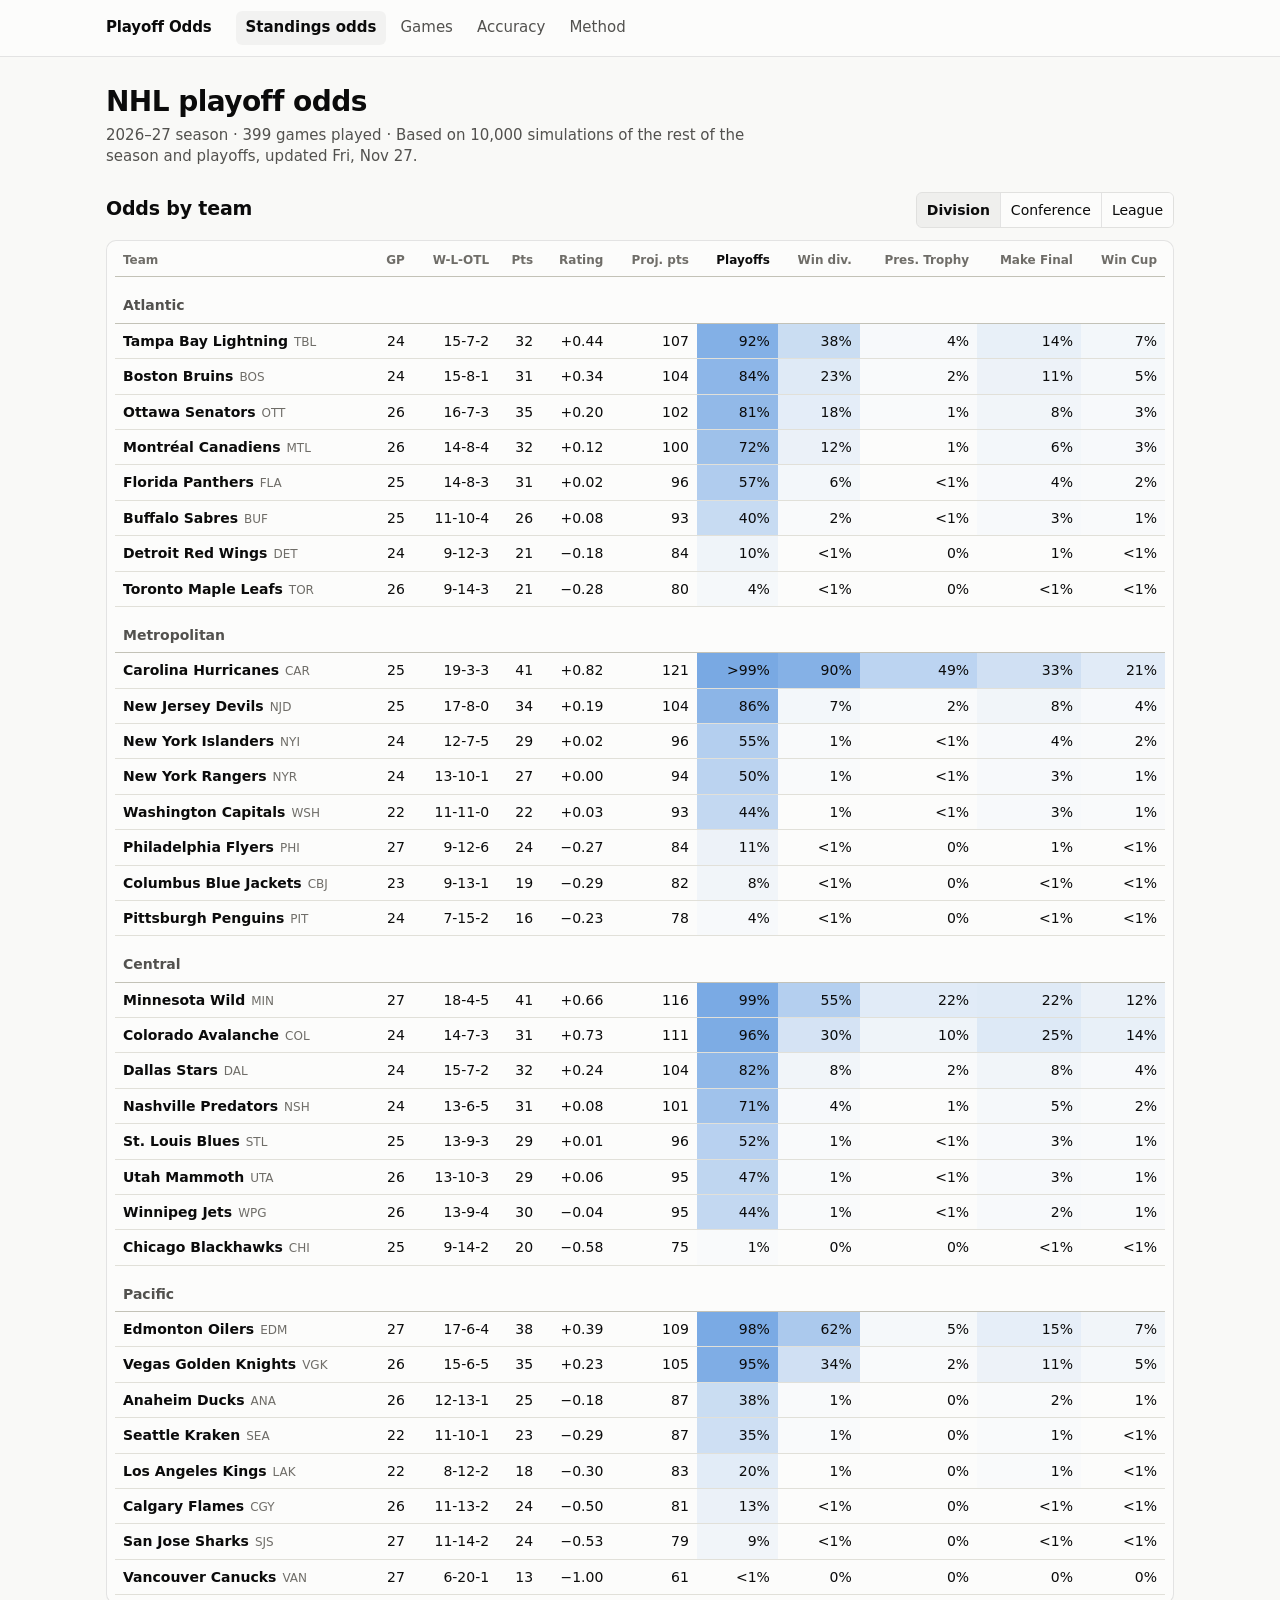
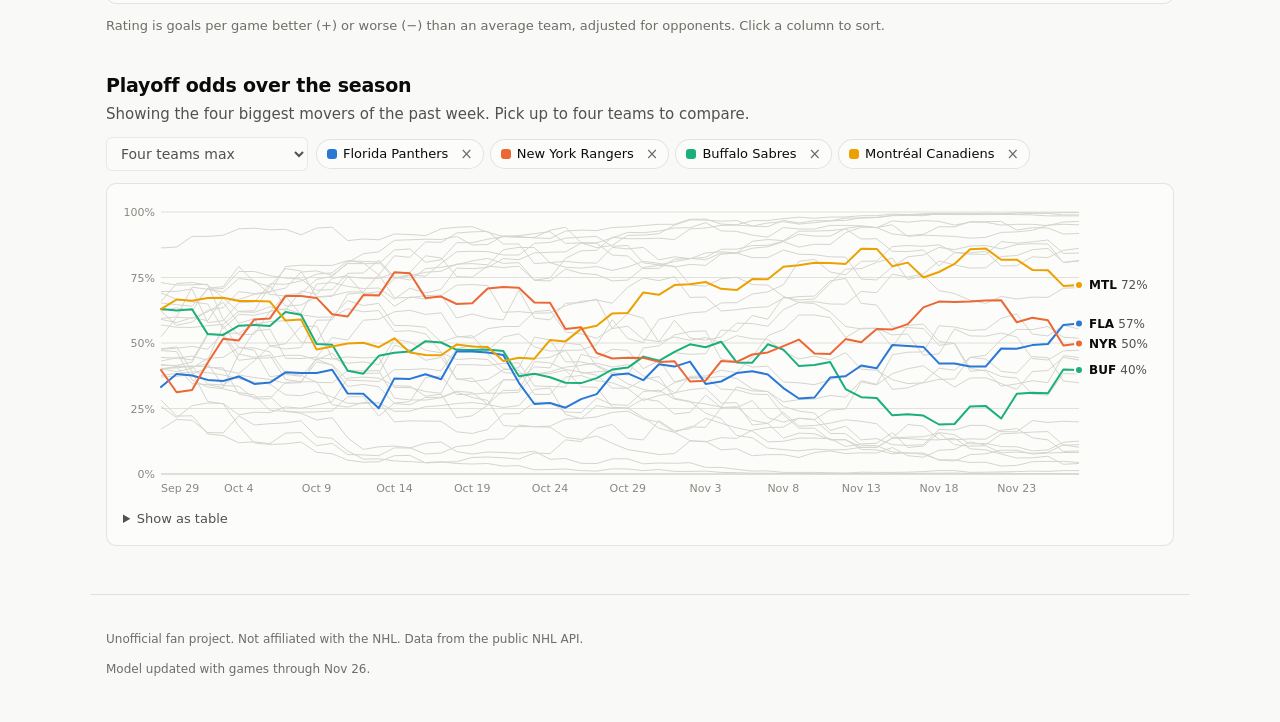
<file: site/index.html>
<!doctype html>
<html lang="en">
<head>
<meta charset="utf-8">
<meta name="viewport" content="width=device-width, initial-scale=1">
<title>NHL Playoff Odds</title>
<meta name="description" content="Every NHL team's chance of making the playoffs and winning the Stanley Cup, updated nightly from 10,000 season simulations.">
<link rel="stylesheet" href="assets/style.css">
</head>
<body>
<header class="site-header"></header>
<main>
  <h1>NHL playoff odds</h1>
  <p class="lede" id="lede">Loading…</p>

  <section style="margin-top:0">
    <div class="section-head">
      <h2>Odds by team</h2>
      <div class="seg" role="group" aria-label="Group teams by" id="group-toggle">
        <button type="button" data-group="div" aria-pressed="true">Division</button>
        <button type="button" data-group="conf" aria-pressed="false">Conference</button>
        <button type="button" data-group="league" aria-pressed="false">League</button>
      </div>
    </div>
    <div class="card table-wrap" style="padding:4px 8px 8px">
      <table id="odds-table">
        <thead></thead>
        <tbody></tbody>
      </table>
    </div>
    <p class="meta">Rating is goals per game better (+) or worse (−) than an average team, adjusted for opponents. Click a column to sort.</p>
  </section>

  <section>
    <div class="section-head">
      <div>
        <h2>Playoff odds over the season</h2>
        <p id="chart-sub">Pick up to four teams to compare.</p>
      </div>
    </div>
    <div class="controls">
      <select id="team-add" aria-label="Add a team to the chart"></select>
      <div class="legend" id="legend"></div>
    </div>
    <div class="card">
      <div id="history-chart"></div>
      <details class="table-view">
        <summary>Show as table</summary>
        <div class="table-wrap" id="history-table"></div>
      </details>
    </div>
  </section>
</main>
<footer class="site-footer"></footer>

<script src="assets/common.js"></script>
<script>
const COLUMNS = [
  { key: "team", label: "Team" },
  { key: "gp", label: "GP", wide: true },
  { key: "record", label: "W-L-OTL", sort: t => t.w * 2 + t.otl, wide: true },
  { key: "pts", label: "Pts" },
  { key: "rating", label: "Rating", wide: true },
  { key: "proj_pts", label: "Proj. pts" },
  { key: "playoffs", label: "Playoffs", odds: true },
  { key: "div_win", label: "Win div.", odds: true },
  { key: "presidents", label: "Pres. Trophy", odds: true, wide: true },
  { key: "final", label: "Make Final", odds: true, wide: true },
  { key: "cup", label: "Win Cup", odds: true },
];
// Columns marked `wide` are hidden on phones

let state = { group: "div", sort: "playoffs", dir: -1, picked: [] };
let latest, history;

function sortValue(t, key) {
  const col = COLUMNS.find(c => c.key === key);
  if (col.sort) return col.sort(t);
  if (key === "team") return t.name;
  return t[key];
}

function renderTable() {
  const table = document.getElementById("odds-table");
  const head = el("tr", {}, COLUMNS.map(c => {
    const th = el("th", { class: "sortable" + (c.wide ? " wide" : ""), scope: "col", tabindex: 0,
      "aria-sort": state.sort === c.key ? (state.dir < 0 ? "descending" : "ascending") : null }, c.label);
    const go = () => {
      if (state.sort === c.key) state.dir *= -1;
      else { state.sort = c.key; state.dir = c.key === "team" ? 1 : -1; }
      renderTable();
    };
    th.addEventListener("click", go);
    th.addEventListener("keydown", e => { if (e.key === "Enter" || e.key === " ") { e.preventDefault(); go(); } });
    return th;
  }));
  table.tHead.replaceChildren(head);

  const groupKey = t => state.group === "div" ? t.div : state.group === "conf" ? t.conf + "ern Conference" : "League";
  const groups = new Map();
  for (const t of latest.teams) {
    const g = groupKey(t);
    if (!groups.has(g)) groups.set(g, []);
    groups.get(g).push(t);
  }
  const order = [...groups.keys()].sort((a, b) => {
    const conf = s => latest.teams.find(t => groupKey(t) === s).conf;
    return conf(a).localeCompare(conf(b)) || a.localeCompare(b);
  });

  const rows = [];
  for (const g of order) {
    const teams = groups.get(g).sort((a, b) => {
      const va = sortValue(a, state.sort), vb = sortValue(b, state.sort);
      return (va < vb ? -1 : va > vb ? 1 : 0) * state.dir || b.playoffs - a.playoffs;
    });
    if (state.group !== "league") rows.push(el("tr", { class: "group-row" }, el("td", { colspan: COLUMNS.length }, g)));
    for (const t of teams) {
      rows.push(el("tr", {},
        el("td", { class: "team-cell" },
          teamLink(t.abbrev, el("span", { class: "full" }, t.name)), el("span", { class: "abbr" }, teamLink(t.abbrev))),
        el("td", { class: "wide" }, t.gp),
        el("td", { class: "wide" }, `${t.w}-${t.l}-${t.otl}`),
        el("td", {}, t.pts),
        el("td", { class: "wide" }, fmtSigned(t.rating)),
        el("td", { title: `80% range: ${t.pts_p10}–${t.pts_p90}` }, Math.round(t.proj_pts)),
        ...COLUMNS.filter(c => c.odds).map(c => {
          const td = oddsCell(t[c.key]);
          if (c.wide) td.classList.add("wide");
          return td;
        })
      ));
    }
  }
  table.tBodies[0].replaceChildren(...rows);
}

function historyDates() {
  return Object.keys(history.days);
}

function defaultPicks() {
  // Biggest movers over the last week
  const dates = historyDates();
  const last = history.days[dates[dates.length - 1]];
  const prior = history.days[dates[Math.max(0, dates.length - 8)]];
  return latest.teams
    .map(t => ({ a: t.abbrev, d: Math.abs(last[t.abbrev][0] - prior[t.abbrev][0]) }))
    .sort((x, y) => y.d - x.d).slice(0, 4)
    .map((t, slot) => ({ abbrev: t.a, slot }));
}

function renderHistory() {
  const dates = historyDates();
  const byAbbrev = Object.fromEntries(latest.teams.map(t => [t.abbrev, t]));
  const pickedSet = new Map(state.picked.map(p => [p.abbrev, p.slot]));

  const series = latest.teams.map(t => ({
    id: t.abbrev,
    label: t.abbrev,
    emphasis: pickedSet.has(t.abbrev),
    color: pickedSet.has(t.abbrev) ? seriesColor(pickedSet.get(t.abbrev)) : null,
    values: dates.map(d => history.days[d][t.abbrev]?.[0] ?? null),
  }));
  lineChart(document.getElementById("history-chart"), {
    dates, series, ariaLabel: "Playoff odds by date for selected teams; other teams shown in gray",
  });

  // Legend chips (color stays with the team, never repainted on removal)
  const legend = document.getElementById("legend");
  legend.replaceChildren(...state.picked.map(p => el("span", { class: "chip" },
    el("i", { class: "swatch", style: `background:${seriesColor(p.slot)}` }),
    byAbbrev[p.abbrev].name,
    el("button", { type: "button", "aria-label": `Remove ${byAbbrev[p.abbrev].name}`, onclick: () => {
      state.picked = state.picked.filter(x => x.abbrev !== p.abbrev);
      storageSet("picked", state.picked);
      renderHistory();
    } }, "×"))));

  const select = document.getElementById("team-add");
  const full = state.picked.length >= 4;
  select.disabled = full;
  select.replaceChildren(
    el("option", { value: "" }, full ? "Four teams max" : "Add a team…"),
    ...[...latest.teams].sort((a, b) => a.name.localeCompare(b.name))
      .filter(t => !pickedSet.has(t.abbrev))
      .map(t => el("option", { value: t.abbrev }, t.name))
  );

  // Table view twin: selected teams (or all) by date, newest first
  const shown = state.picked.length ? state.picked.map(p => p.abbrev) : latest.teams.map(t => t.abbrev);
  document.getElementById("history-table").replaceChildren(el("table", {},
    el("thead", {}, el("tr", {}, el("th", {}, "Date"), shown.map(a => el("th", {}, a)))),
    el("tbody", {}, [...dates].reverse().map(d => el("tr", {},
      el("td", {}, fmtDate(d)), shown.map(a => el("td", {}, fmtPct(history.days[d][a]?.[0]))))))
  ));
}

async function main() {
  [latest, history] = await Promise.all([loadJSON("latest.json"), loadJSON("history.json")]);
  renderChrome("index.html", latest.as_of);
  const gp = latest.teams.reduce((s, t) => s + t.gp, 0) / 2;
  document.getElementById("lede").textContent =
    `${latest.season.toString().slice(0, 4)}–${latest.season.toString().slice(6)} season · ${gp} games played · ` +
    `Based on ${latest.sims.toLocaleString()} simulations of the rest of the season and playoffs, updated ${fmtDate(latest.as_of, true)}.`;

  document.querySelectorAll("#group-toggle button").forEach(b => b.addEventListener("click", () => {
    state.group = b.dataset.group;
    document.querySelectorAll("#group-toggle button").forEach(x => x.setAttribute("aria-pressed", x === b));
    renderTable();
  }));

  const valid = new Set(latest.teams.map(t => t.abbrev));
  const saved = storageGet("picked", null);
  state.picked = Array.isArray(saved) && saved.every(p => valid.has(p.abbrev)) ? saved : defaultPicks();
  if (!saved) document.getElementById("chart-sub").textContent = "Showing the four biggest movers of the past week. Pick up to four teams to compare.";

  document.getElementById("team-add").addEventListener("change", e => {
    const abbrev = e.target.value;
    if (!abbrev) return;
    const used = new Set(state.picked.map(p => p.slot));
    const slot = [0, 1, 2, 3].find(s => !used.has(s));
    state.picked.push({ abbrev, slot });
    storageSet("picked", state.picked);
    renderHistory();
  });

  renderTable();
  renderHistory();
  onResize(renderHistory);
}
main().catch(err => { document.getElementById("lede").textContent = "Couldn't load data: " + err.message; });
</script>
</body>
</html>
</file>
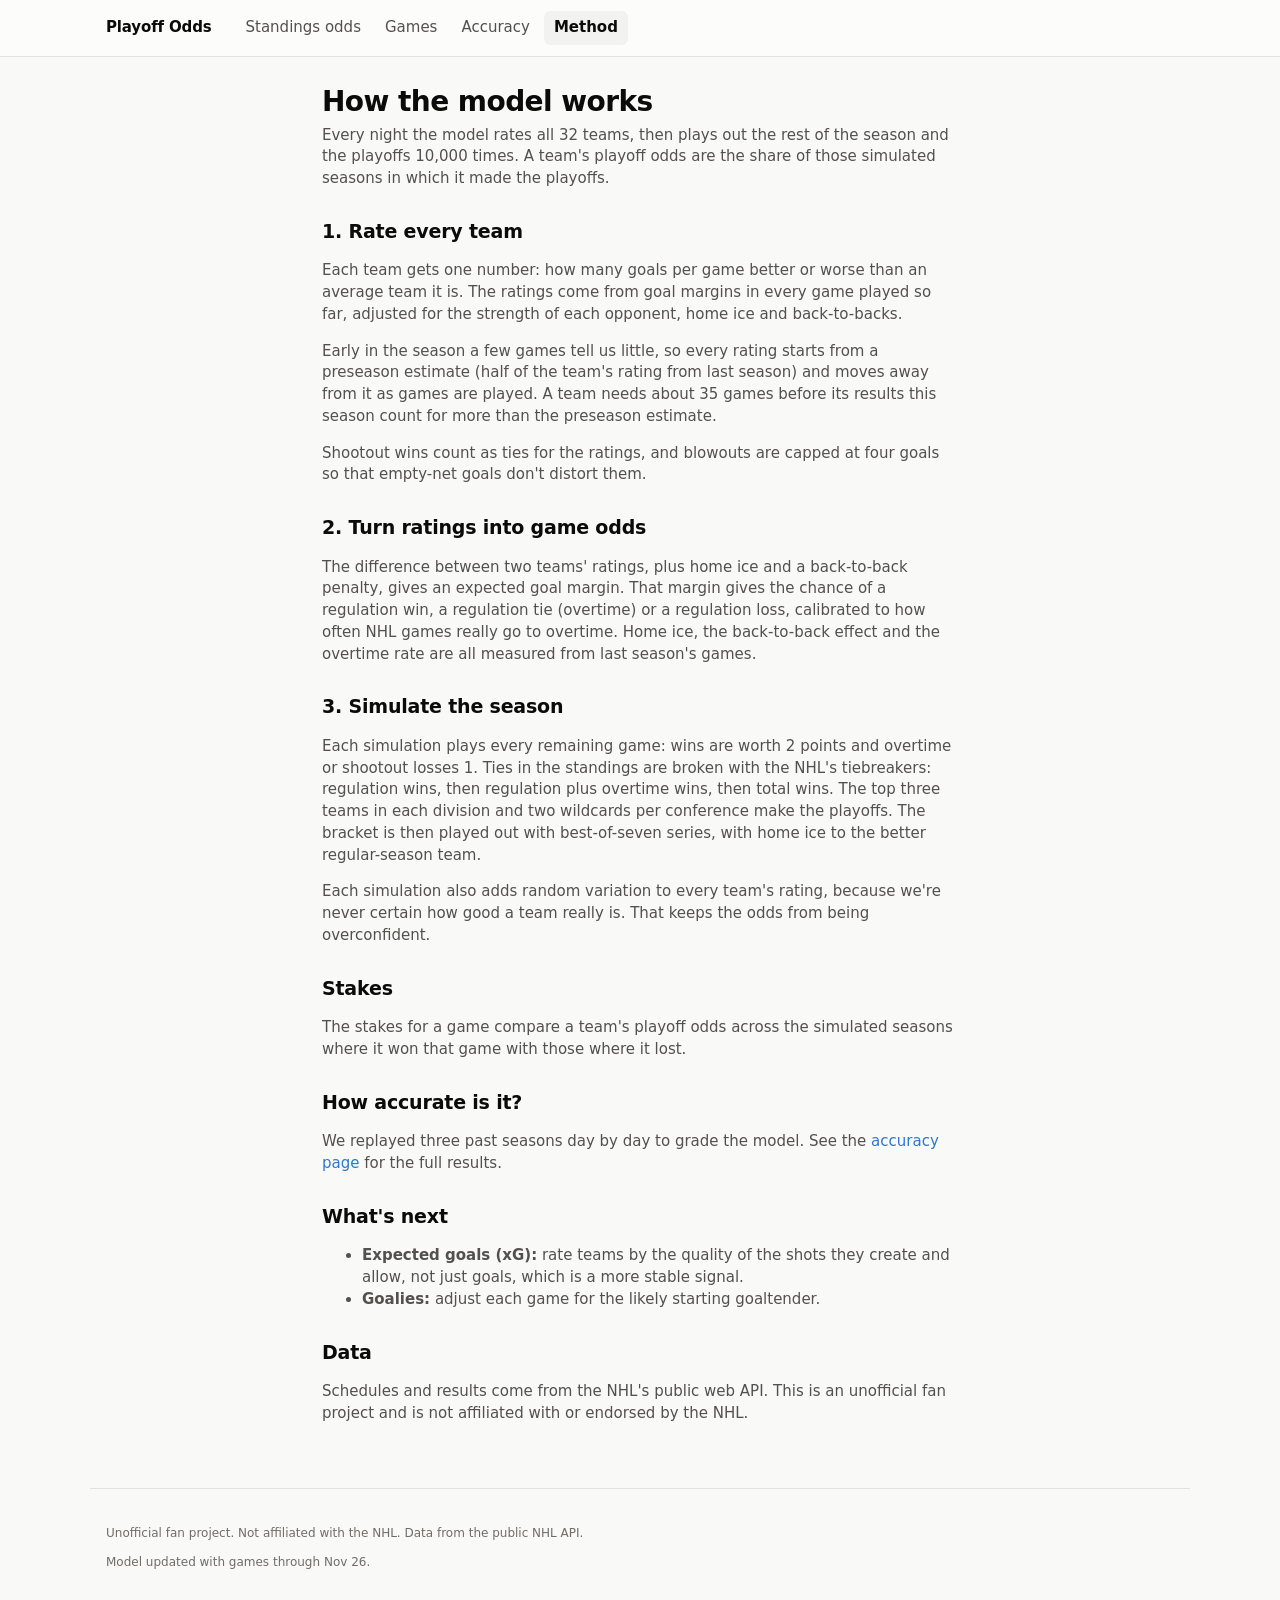
<file: site/about.html>
<!doctype html>
<html lang="en">
<head>
<meta charset="utf-8">
<meta name="viewport" content="width=device-width, initial-scale=1">
<title>How the Model Works</title>
<link rel="stylesheet" href="assets/style.css">
</head>
<body>
<header class="site-header"></header>
<main class="prose">
  <h1>How the model works</h1>
  <p class="lede">Every night the model rates all 32 teams, then plays out the rest of the season and the playoffs 10,000 times. A team's playoff odds are the share of those simulated seasons in which it made the playoffs.</p>

  <h2>1. Rate every team</h2>
  <p>Each team gets one number: how many goals per game better or worse than an average team it is. The ratings come from goal margins in every game played so far, adjusted for the strength of each opponent, home ice and back-to-backs.</p>
  <p>Early in the season a few games tell us little, so every rating starts from a preseason estimate (half of the team's rating from last season) and moves away from it as games are played. A team needs about 35 games before its results this season count for more than the preseason estimate.</p>
  <p>Shootout wins count as ties for the ratings, and blowouts are capped at four goals so that empty-net goals don't distort them.</p>

  <h2>2. Turn ratings into game odds</h2>
  <p>The difference between two teams' ratings, plus home ice and a back-to-back penalty, gives an expected goal margin. That margin gives the chance of a regulation win, a regulation tie (overtime) or a regulation loss, calibrated to how often NHL games really go to overtime. Home ice, the back-to-back effect and the overtime rate are all measured from last season's games.</p>

  <h2>3. Simulate the season</h2>
  <p>Each simulation plays every remaining game: wins are worth 2 points and overtime or shootout losses 1. Ties in the standings are broken with the NHL's tiebreakers: regulation wins, then regulation plus overtime wins, then total wins. The top three teams in each division and two wildcards per conference make the playoffs. The bracket is then played out with best-of-seven series, with home ice to the better regular-season team.</p>
  <p>Each simulation also adds random variation to every team's rating, because we're never certain how good a team really is. That keeps the odds from being overconfident.</p>

  <h2>Stakes</h2>
  <p>The stakes for a game compare a team's playoff odds across the simulated seasons where it won that game with those where it lost.</p>

  <h2>How accurate is it?</h2>
  <p>We replayed three past seasons day by day to grade the model. See the <a href="accuracy.html">accuracy page</a> for the full results.</p>

  <h2>What's next</h2>
  <ul>
    <li><b>Expected goals (xG):</b> rate teams by the quality of the shots they create and allow, not just goals, which is a more stable signal.</li>
    <li><b>Goalies:</b> adjust each game for the likely starting goaltender.</li>
  </ul>

  <h2>Data</h2>
  <p>Schedules and results come from the NHL's public web API. This is an unofficial fan project and is not affiliated with or endorsed by the NHL.</p>
</main>
<footer class="site-footer"></footer>
<script src="assets/common.js"></script>
<script>
loadJSON("latest.json").then(d => renderChrome("about.html", d.as_of)).catch(() => renderChrome("about.html"));
</script>
</body>
</html>
</file>
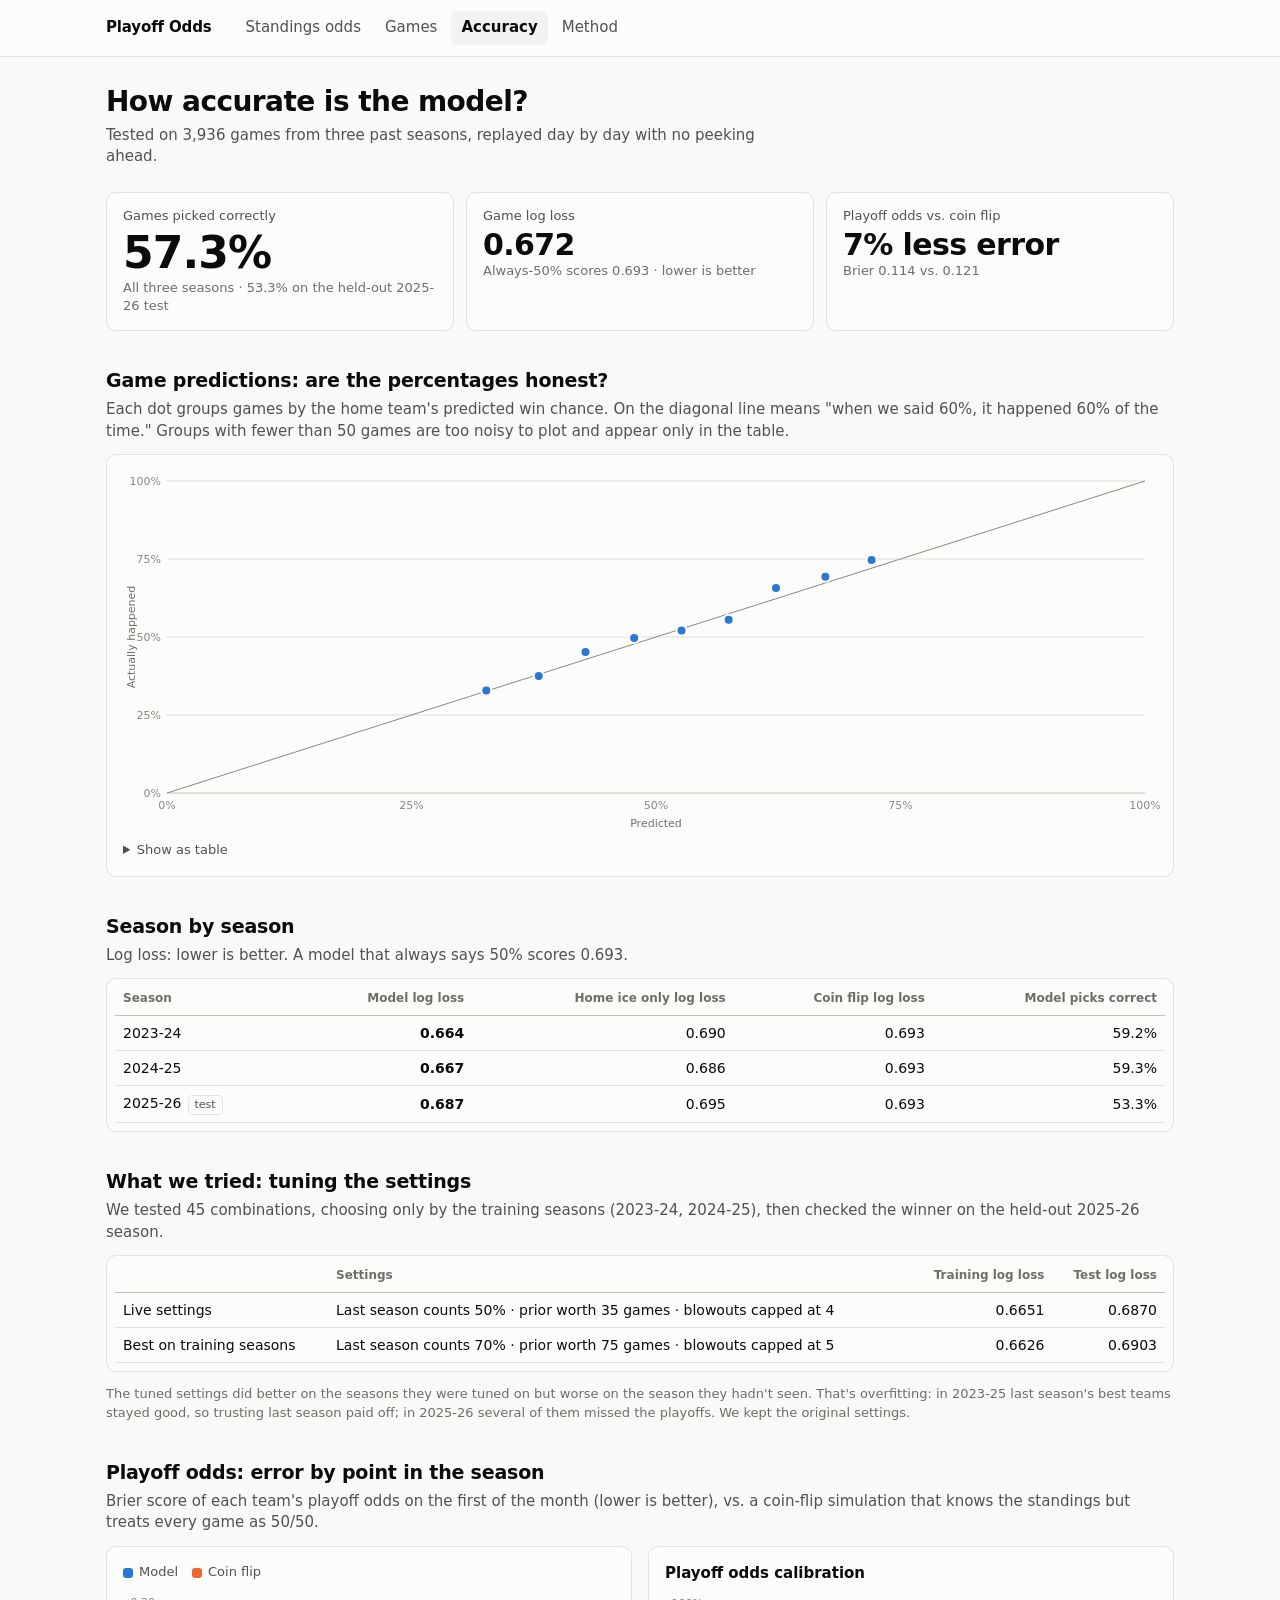
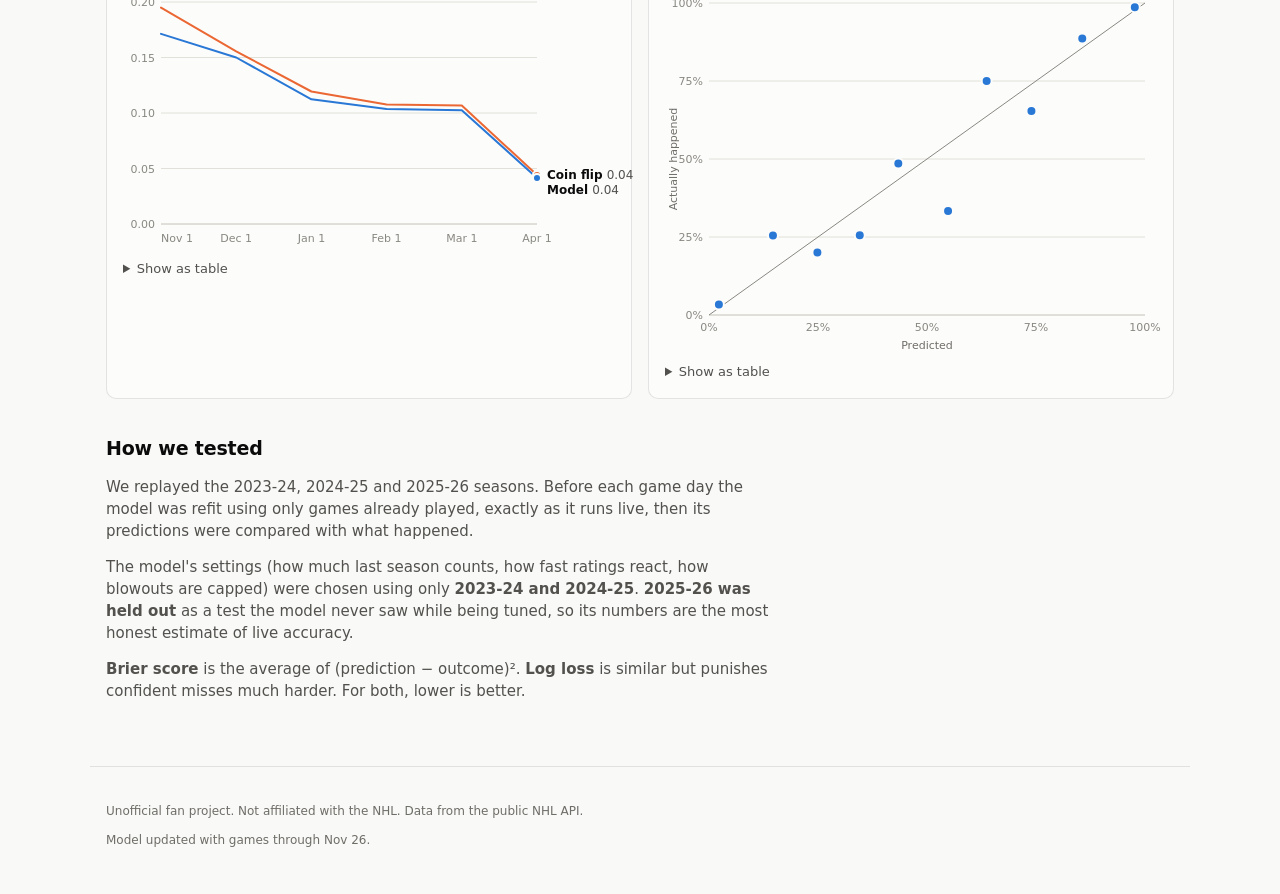
<file: site/accuracy.html>
<!doctype html>
<html lang="en">
<head>
<meta charset="utf-8">
<meta name="viewport" content="width=device-width, initial-scale=1">
<title>Model Accuracy</title>
<meta name="description" content="How accurate the playoff odds model has been, tested on three past NHL seasons.">
<link rel="stylesheet" href="assets/style.css">
<style>
  .calib .dot { stroke: var(--surface); stroke-width: 2; }
  .calib .diag { stroke: var(--axis); stroke-width: 1; }
  .calib .hit { fill: transparent; cursor: default; outline: none; }
  .calib .axis-title { fill: var(--muted); font-size: 11px; }
  .two-col { display: grid; grid-template-columns: repeat(auto-fit, minmax(320px, 1fr)); gap: 16px; }
  .legend-row { display: flex; gap: 14px; flex-wrap: wrap; font-size: 13px; color: var(--ink-2); margin-bottom: 8px; }
  .legend-row span { display: inline-flex; gap: 6px; align-items: center; }
  .best { font-weight: 700; }
</style>
</head>
<body>
<header class="site-header"></header>
<main>
  <h1>How accurate is the model?</h1>
  <p class="lede" id="lede">Loading…</p>

  <div class="tiles" id="tiles"></div>

  <section>
    <div class="section-head">
      <div>
        <h2>Game predictions: are the percentages honest?</h2>
        <p>Each dot groups games by the home team's predicted win chance. On the diagonal line means "when we said 60%, it happened 60% of the time." Groups with fewer than 50 games are too noisy to plot and appear only in the table.</p>
      </div>
    </div>
    <div class="card">
      <div id="game-calib"></div>
      <details class="table-view">
        <summary>Show as table</summary>
        <div class="table-wrap" id="game-calib-table"></div>
      </details>
    </div>
  </section>

  <section>
    <div class="section-head">
      <div>
        <h2>Season by season</h2>
        <p>Log loss: lower is better. A model that always says 50% scores 0.693.</p>
      </div>
    </div>
    <div class="card table-wrap" style="padding:4px 8px 8px"><table id="seasons"></table></div>
  </section>

  <section id="tuning-section" hidden>
    <div class="section-head">
      <div>
        <h2>What we tried: tuning the settings</h2>
        <p id="tuning-sub"></p>
      </div>
    </div>
    <div class="card table-wrap" style="padding:4px 8px 8px"><table id="tuning"></table></div>
    <p class="meta" id="tuning-note"></p>
  </section>

  <section>
    <div class="section-head">
      <div>
        <h2>Playoff odds: error by point in the season</h2>
        <p>Brier score of each team's playoff odds on the first of the month (lower is better), vs. a coin-flip simulation that knows the standings but treats every game as 50/50.</p>
      </div>
    </div>
    <div class="two-col">
      <div class="card">
        <div class="legend-row" id="month-legend"></div>
        <div id="month-chart"></div>
        <details class="table-view">
          <summary>Show as table</summary>
          <div class="table-wrap" id="month-table"></div>
        </details>
      </div>
      <div class="card">
        <h3>Playoff odds calibration</h3>
        <div id="po-calib"></div>
        <details class="table-view">
          <summary>Show as table</summary>
          <div class="table-wrap" id="po-calib-table"></div>
        </details>
      </div>
    </div>
  </section>

  <section class="prose">
    <h2>How we tested</h2>
    <p>We replayed the 2023-24, 2024-25 and 2025-26 seasons. Before each game day the model was refit using only games already played, exactly as it runs live, then its predictions were compared with what happened.</p>
    <p>The model's settings (how much last season counts, how fast ratings react, how blowouts are capped) were chosen using only <b>2023-24 and 2024-25</b>. <b>2025-26 was held out</b> as a test the model never saw while being tuned, so its numbers are the most honest estimate of live accuracy.</p>
    <p><b>Brier score</b> is the average of (prediction − outcome)². <b>Log loss</b> is similar but punishes confident misses much harder. For both, lower is better.</p>
  </section>
</main>
<footer class="site-footer"></footer>

<script src="assets/common.js"></script>
<script>
const MONTH_LABELS = { "11-01": "Nov 1", "12-01": "Dec 1", "01-01": "Jan 1", "02-01": "Feb 1", "03-01": "Mar 1", "04-01": "Apr 1" };
let acc;

function seasonLabel(s) { s = String(s); return `${s.slice(0, 4)}-${s.slice(6)}`; }

// Calibration scatter: predicted (x) vs. actual (y), with the perfect-calibration diagonal
function calibrationChart(container, bins, ariaLabel) {
  container.innerHTML = "";
  container.classList.add("chart", "calib");
  const width = Math.max(container.clientWidth, 260);
  const height = Math.min(360, width);
  const m = { top: 10, right: 12, bottom: 38, left: 44 };
  const w = width - m.left - m.right, h = height - m.top - m.bottom;
  const x = v => m.left + v * w, y = v => m.top + h - v * h;
  const NS = "http://www.w3.org/2000/svg";
  const s = (tag, attrs) => { const n = document.createElementNS(NS, tag); for (const k in attrs) n.setAttribute(k, attrs[k]); return n; };
  const svg = s("svg", { viewBox: `0 0 ${width} ${height}`, height, role: "img", "aria-label": ariaLabel });
  const grid = s("g", { class: "grid" });
  for (const t of [0, 0.25, 0.5, 0.75, 1]) {
    grid.append(s("line", { x1: m.left, x2: m.left + w, y1: y(t), y2: y(t), class: t === 0 ? "base" : "" }));
    const ly = s("text", { x: m.left - 6, y: y(t) + 4, "text-anchor": "end", class: "tick" }); ly.textContent = fmtPct(t); grid.append(ly);
    const lx = s("text", { x: x(t), y: m.top + h + 16, "text-anchor": "middle", class: "tick" }); lx.textContent = fmtPct(t); grid.append(lx);
  }
  const xt = s("text", { x: m.left + w / 2, y: height - 4, "text-anchor": "middle", class: "axis-title" }); xt.textContent = "Predicted";
  const yt = s("text", { x: 12, y: m.top + h / 2, "text-anchor": "middle", class: "axis-title", transform: `rotate(-90 12 ${m.top + h / 2})` }); yt.textContent = "Actually happened";
  svg.append(grid, xt, yt, s("line", { x1: x(0), y1: y(0), x2: x(1), y2: y(1), class: "diag" }));

  const tip = el("div", { class: "tooltip", hidden: true });
  const color = seriesColor(0);
  for (const b of bins) {
    const cx = x(b.predicted), cy = y(b.actual);
    svg.append(s("circle", { cx, cy, r: 5, fill: color, class: "dot" }));
    const hit = s("circle", { cx, cy, r: 13, class: "hit", tabindex: 0 });
    const show = () => {
      tip.replaceChildren(el("div", { class: "t-date" }, `${b.n.toLocaleString()} predictions`),
        el("div", { class: "t-row" }, el("span", {}, "Predicted"), el("b", {}, fmtPct(b.predicted))),
        el("div", { class: "t-row" }, el("span", {}, "Happened"), el("b", {}, fmtPct(b.actual))));
      tip.hidden = false;
      const left = cx + 14 + tip.offsetWidth > width ? cx - 14 - tip.offsetWidth : cx + 14;
      tip.style.left = left + "px";
      tip.style.top = Math.max(0, cy - 30) + "px";
    };
    hit.addEventListener("pointerenter", show);
    hit.addEventListener("focus", show);
    hit.addEventListener("pointerleave", () => tip.hidden = true);
    hit.addEventListener("blur", () => tip.hidden = true);
    svg.append(hit);
  }
  container.append(svg, tip);
}

function calibTable(bins) {
  return el("table", {},
    el("thead", {}, el("tr", {}, ["Predicted range", "Predictions", "Avg. predicted", "Actually happened"].map(h => el("th", {}, h)))),
    el("tbody", {}, bins.map(b => el("tr", {},
      el("td", {}, `${fmtPct(b.lo)}–${fmtPct(b.hi)}`), el("td", {}, b.n.toLocaleString()),
      el("td", {}, fmtPct(b.predicted)), el("td", {}, fmtPct(b.actual))))));
}

function renderCharts() {
  calibrationChart(document.getElementById("game-calib"), acc.game_calibration.filter(b => b.n >= 50),
    "Predicted vs. actual home win rate for game predictions");
  calibrationChart(document.getElementById("po-calib"), acc.playoff_calibration,
    "Predicted vs. actual playoff qualification rate");

  const months = Object.keys(acc.playoffs_by_month);
  const vals = k => months.map(mm => acc.playoffs_by_month[mm][k].brier);
  const yMax = Math.ceil(Math.max(...vals("coin_flip"), ...vals("model")) * 20) / 20;
  lineChart(document.getElementById("month-chart"), {
    dates: months, xLabels: months.map(mm => MONTH_LABELS[mm]), yMax, height: 260,
    format: v => v.toFixed(2),
    series: [
      { id: "model", label: "Model", color: seriesColor(0), emphasis: true, values: vals("model") },
      { id: "coin", label: "Coin flip", color: seriesColor(1), emphasis: true, values: vals("coin_flip") },
    ],
    ariaLabel: "Playoff odds Brier score by month, model vs. coin flip",
  });
}

async function main() {
  const latest = await loadJSON("latest.json").catch(() => null);
  renderChrome("accuracy.html", latest?.as_of);
  acc = await loadJSON("accuracy.json");

  const test = acc.games_test, all = acc.games_all;
  document.getElementById("lede").textContent =
    `Tested on ${all.n.toLocaleString()} games from three past seasons, replayed day by day with no peeking ahead.`;

  const po = acc.playoffs_all;
  const improve = 1 - po.model.brier / po.coin_flip.brier;
  document.getElementById("tiles").replaceChildren(
    el("div", { class: "tile hero" }, el("div", { class: "label" }, "Games picked correctly"),
      el("div", { class: "value" }, (all.accuracy * 100).toFixed(1) + "%"),
      el("div", { class: "sub" }, `All three seasons · ${(test.accuracy * 100).toFixed(1)}% on the held-out 2025-26 test`)),
    el("div", { class: "tile" }, el("div", { class: "label" }, "Game log loss"),
      el("div", { class: "value" }, all.log_loss.toFixed(3)),
      el("div", { class: "sub" }, "Always-50% scores 0.693 · lower is better")),
    el("div", { class: "tile" }, el("div", { class: "label" }, "Playoff odds vs. coin flip"),
      el("div", { class: "value" }, `${Math.round(improve * 100)}% less error`),
      el("div", { class: "sub" }, `Brier ${po.model.brier.toFixed(3)} vs. ${po.coin_flip.brier.toFixed(3)}`))
  );

  const cols = [["model", "Model"], ["home_ice_only", "Home ice only"], ["coin_flip", "Coin flip"]];
  document.getElementById("seasons").replaceChildren(
    el("thead", {}, el("tr", {}, el("th", {}, "Season"), cols.map(([, l]) => el("th", {}, l + " log loss")), el("th", {}, "Model picks correct"))),
    el("tbody", {}, Object.entries(acc.seasons).map(([season, s]) => {
      const best = Math.min(...cols.map(([k]) => s[k].log_loss));
      return el("tr", {},
        el("td", {}, seasonLabel(season), acc.test.includes(Number(season)) ? el("span", { class: "tag" }, "test") : null),
        cols.map(([k]) => el("td", { class: s[k].log_loss === best ? "best" : null }, s[k].log_loss.toFixed(3))),
        el("td", {}, (s.model.accuracy * 100).toFixed(1) + "%"));
    })));

  if (acc.tuning) {
    const live = acc.tuning.find(r => r.shrink === acc.settings.shrink && r.carryover === acc.settings.carryover && r.margin_cap === acc.settings.margin_cap);
    const best = acc.tuning[0];
    const describe = r => `Last season counts ${Math.round(r.carryover * 100)}% · prior worth ${r.shrink} games · blowouts capped at ${r.margin_cap}`;
    document.getElementById("tuning-section").hidden = false;
    document.getElementById("tuning-sub").textContent =
      `We tested ${acc.tuning.length} combinations, choosing only by the training seasons (${acc.train.map(seasonLabel).join(", ")}), then checked the winner on the held-out ${acc.test.map(seasonLabel).join(", ")} season.`;
    const rows = [["Live settings", live], ["Best on training seasons", best]].filter(([, r]) => r);
    document.getElementById("tuning").replaceChildren(
      el("thead", {}, el("tr", {}, ["", "Settings", "Training log loss", "Test log loss"].map((h, i) =>
        el("th", { style: i === 1 ? "text-align:left" : null }, h)))),
      el("tbody", {}, rows.map(([label, r]) => el("tr", {},
        el("td", {}, label), el("td", { style: "text-align:left" }, describe(r)),
        el("td", {}, r.train_log_loss.toFixed(4)), el("td", {}, r.test_log_loss.toFixed(4))))));
    if (live && best !== live && best.test_log_loss > live.test_log_loss) {
      document.getElementById("tuning-note").textContent =
        "The tuned settings did better on the seasons they were tuned on but worse on the season they hadn't seen. " +
        "That's overfitting: in 2023-25 last season's best teams stayed good, so trusting last season paid off; in 2025-26 several of them missed the playoffs. " +
        "We kept the original settings.";
    }
  }

  document.getElementById("month-legend").replaceChildren(
    ...[["Model", 0], ["Coin flip", 1]].map(([l, i]) => el("span", {}, el("i", { class: "swatch", style: `background:${seriesColor(i)}` }), l)));
  const months = Object.keys(acc.playoffs_by_month);
  document.getElementById("month-table").replaceChildren(el("table", {},
    el("thead", {}, el("tr", {}, ["Date", "Model Brier", "Coin flip Brier", "Picked correctly"].map(h => el("th", {}, h)))),
    el("tbody", {}, months.map(mm => {
      const r = acc.playoffs_by_month[mm];
      return el("tr", {}, el("td", {}, MONTH_LABELS[mm]), el("td", {}, r.model.brier.toFixed(3)),
        el("td", {}, r.coin_flip.brier.toFixed(3)), el("td", {}, fmtPct(r.model.accuracy)));
    }))));
  document.getElementById("game-calib-table").replaceChildren(calibTable(acc.game_calibration));
  document.getElementById("po-calib-table").replaceChildren(calibTable(acc.playoff_calibration));

  renderCharts();
  onResize(renderCharts);
}
main().catch(err => { document.getElementById("lede").textContent = "Couldn't load data: " + err.message; });
</script>
</body>
</html>
</file>
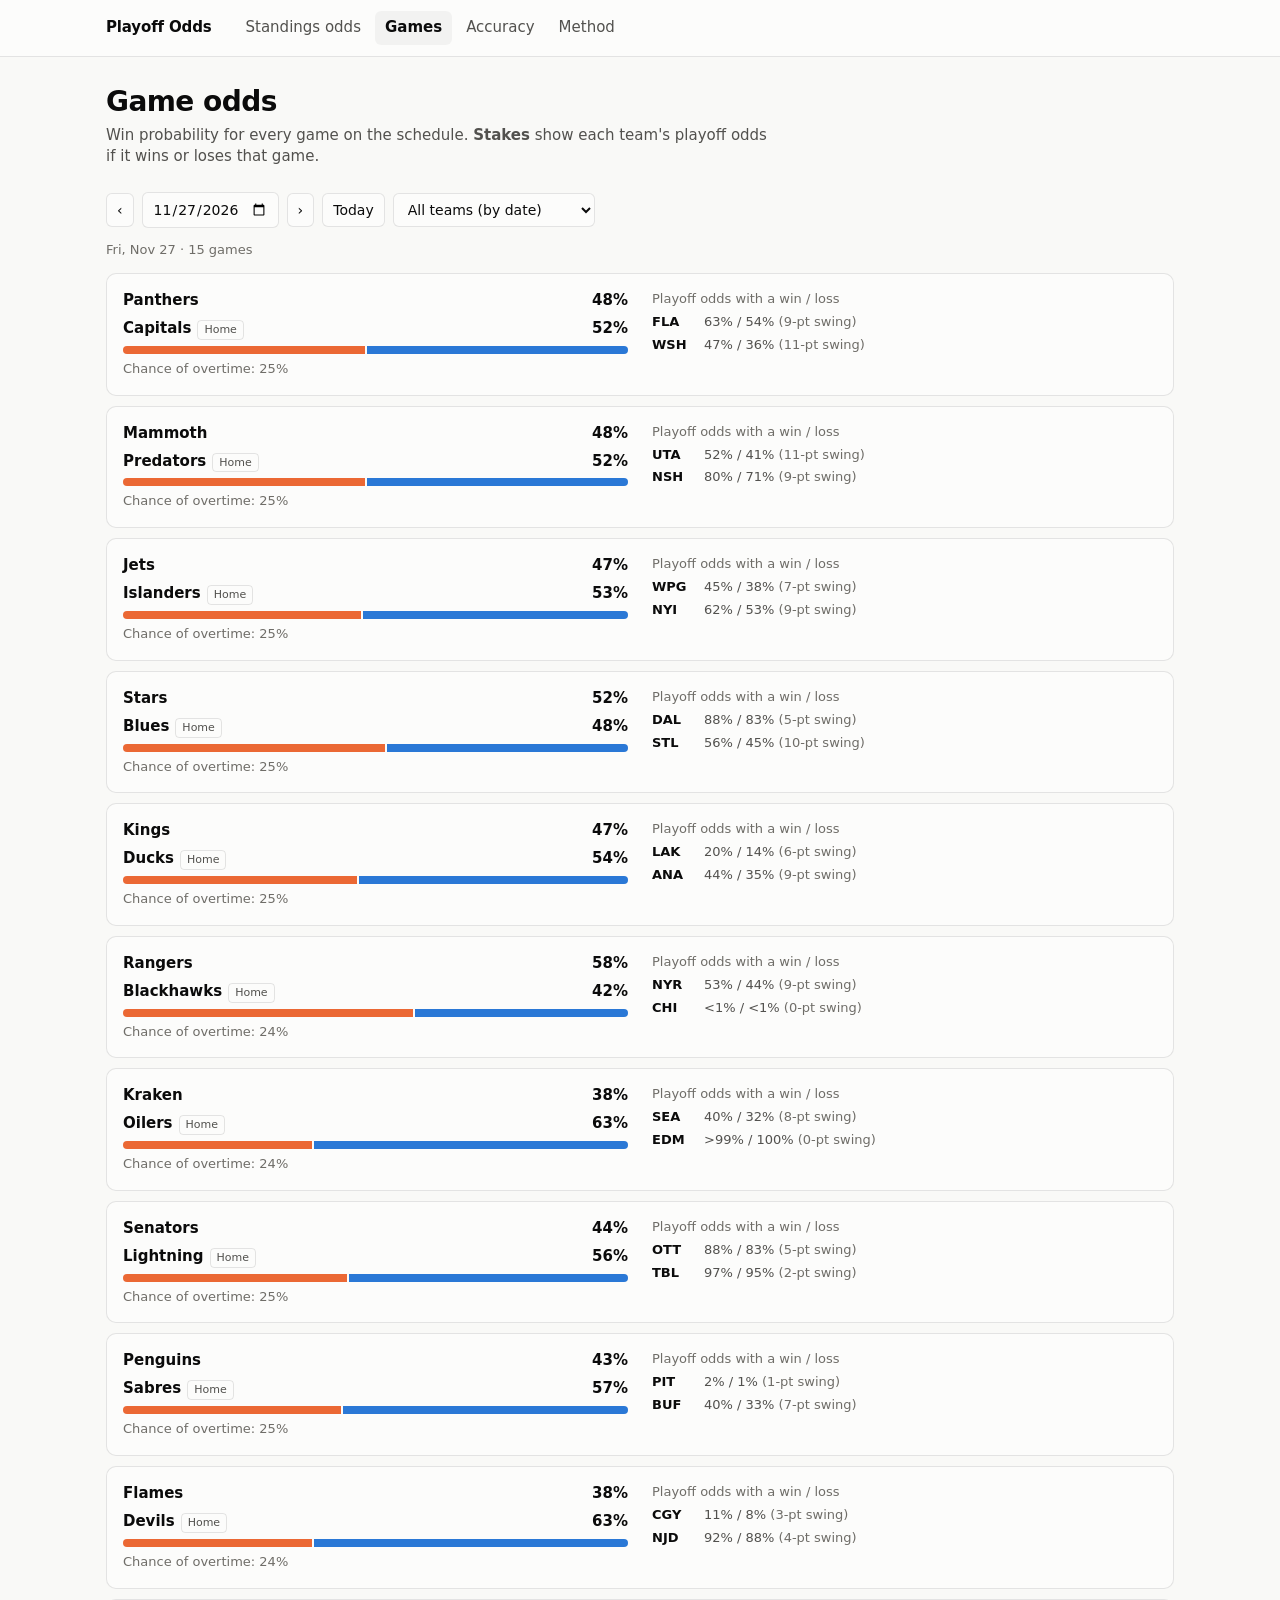
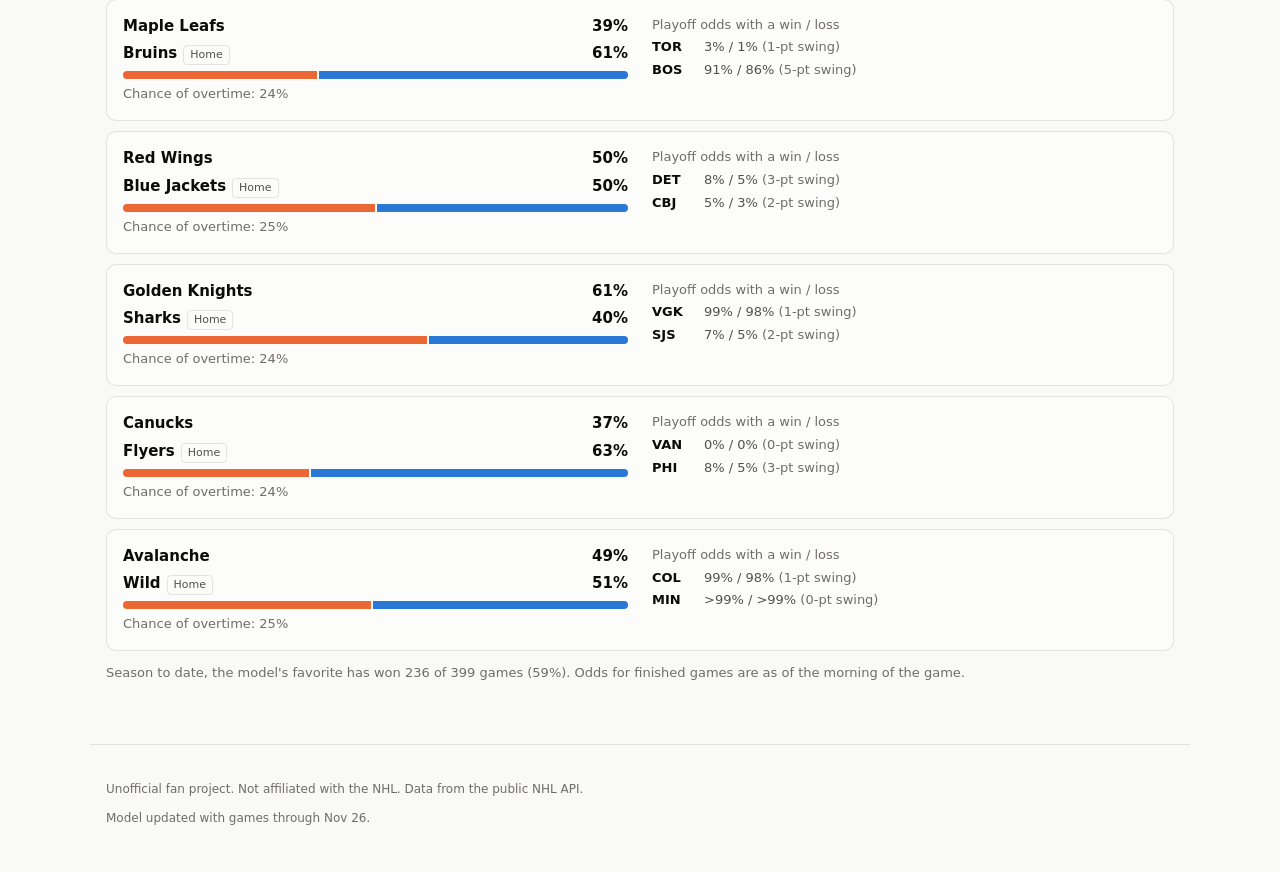
<file: site/games.html>
<!doctype html>
<html lang="en">
<head>
<meta charset="utf-8">
<meta name="viewport" content="width=device-width, initial-scale=1">
<title>NHL Game Odds</title>
<meta name="description" content="Win probabilities for every NHL game, and how each result would move both teams' playoff odds.">
<link rel="stylesheet" href="assets/style.css">
</head>
<body>
<header class="site-header"></header>
<main>
  <h1>Game odds</h1>
  <p class="lede">Win probability for every game on the schedule. <b>Stakes</b> show each team's playoff odds if it wins or loses that game.</p>

  <div class="controls">
    <button type="button" id="prev" aria-label="Previous day">‹</button>
    <input type="date" id="date" aria-label="Date">
    <button type="button" id="next" aria-label="Next day">›</button>
    <button type="button" id="today">Today</button>
    <select id="team" aria-label="Filter by team"></select>
  </div>
  <p class="meta" id="summary"></p>
  <div class="games" id="games"></div>
  <p class="meta" id="record"></p>
</main>
<footer class="site-footer"></footer>

<script src="assets/common.js"></script>
<script>
let data, latest, names;
const params = new URLSearchParams(location.search);
const state = { date: params.get("date"), team: params.get("team") || "" };

function sync() {
  const q = new URLSearchParams();
  if (state.team) q.set("team", state.team);
  else if (state.date) q.set("date", state.date);
  history.replaceState(null, "", "?" + q.toString());
}

function gameCard(g) {
  const done = g.hg != null;
  const pHome = done ? g.pre : g.p_home;
  const sides = [
    { abbrev: g.away, p: pHome == null ? null : 1 - pHome, goals: g.ag, tag: g.b2b_away ? "B2B" : null },
    { abbrev: g.home, p: pHome, goals: g.hg, tag: g.b2b_home ? "B2B" : null, home: true },
  ];
  const winner = done ? (g.hg > g.ag ? g.home : g.away) : null;

  const matchup = el("div", { class: "matchup" },
    sides.map(s => el("div", { class: "side" + (done && s.abbrev !== winner ? " loser" : "") },
      el("span", { class: "name" }, teamLink(s.abbrev, names[s.abbrev]), s.home ? el("span", { class: "tag" }, "Home") : null,
        s.tag ? el("span", { class: "tag", title: "Played the day before" }, s.tag) : null),
      done ? el("span", { class: "score" }, s.goals) : el("span", { class: "p" }, fmtPct(s.p))))
  );
  if (pHome != null) {
    matchup.append(el("div", { class: "split", role: "img",
      "aria-label": `${g.away} ${fmtPct(1 - pHome)}, ${g.home} ${fmtPct(pHome)}` },
      el("span", { class: "a", style: `width:${(1 - pHome) * 100}%` }),
      el("span", { class: "h", style: `width:${pHome * 100}%` })));
  }
  let foot;
  if (done) {
    const fav = pHome == null ? null : pHome >= 0.5 ? g.home : g.away;
    const ok = fav === winner;
    foot = el("div", { class: "game-foot" },
      g.lp !== "REG" ? `Final (${g.lp}) · ` : "Final · ",
      fav ? el("span", {}, `Pregame: ${fav} ${fmtPct(Math.max(pHome, 1 - pHome))} `,
        el("span", { class: ok ? "pick-right" : "pick-wrong" }, ok ? "✓ favorite won" : "✗ upset")) : "No pregame odds");
  } else {
    foot = el("div", { class: "game-foot" }, `Chance of overtime: ${fmtPct(g.p_ot)}`);
  }
  matchup.append(foot);

  const stakes = el("div", { class: "stakes" });
  if (!done && g.home_if_win != null) {
    stakes.append(el("div", { class: "meta" }, "Playoff odds with a win / loss"));
    for (const [abbrev, win, loss] of [[g.away, g.away_if_win, g.away_if_loss], [g.home, g.home_if_win, g.home_if_loss]]) {
      stakes.append(el("div", { class: "row" },
        el("span", { class: "lbl" }, abbrev),
        el("span", { class: "range" }, `${fmtPct(win)} / ${fmtPct(loss)}`,
          el("span", { class: "meta" }, `  (${Math.round((win - loss) * 100)}-pt swing)`))));
    }
  }
  return el("div", { class: "card game" }, matchup, stakes);
}

function render() {
  const container = document.getElementById("games");
  const teamMode = !!state.team;
  ["prev", "next", "today", "date"].forEach(id => document.getElementById(id).disabled = teamMode);
  document.getElementById("date").value = state.date;

  let list;
  if (teamMode) {
    list = data.games.filter(g => g.home === state.team || g.away === state.team);
    document.getElementById("summary").textContent = `${names[state.team]}: full schedule, ${list.length} games.`;
  } else {
    list = data.games.filter(g => g.date === state.date);
    const done = list.filter(g => g.hg != null && g.pre != null);
    const right = done.filter(g => (g.pre >= 0.5) === (g.hg > g.ag)).length;
    document.getElementById("summary").textContent = list.length
      ? `${fmtDate(state.date, true)} · ${list.length} game${list.length > 1 ? "s" : ""}` +
        (done.length ? ` · Favorites won ${right} of ${done.length}` : "")
      : "";
  }
  if (!list.length) {
    container.replaceChildren(el("p", { class: "empty" }, `No games on ${fmtDate(state.date, true)}.`));
    return;
  }
  if (teamMode) {
    const byDate = [];
    for (const g of list) byDate.push(el("h3", { style: "margin:14px 0 0" }, fmtDate(g.date, true)), gameCard(g));
    container.replaceChildren(...byDate);
  } else {
    // Biggest stakes first for upcoming games
    const swing = g => g.home_if_win == null ? 0 : (g.home_if_win - g.home_if_loss) + (g.away_if_win - g.away_if_loss);
    container.replaceChildren(...[...list].sort((a, b) => swing(b) - swing(a)).map(gameCard));
  }
}

function moveTo(date) {
  state.date = date;
  sync();
  render();
}

async function main() {
  [data, latest] = await Promise.all([loadJSON("games.json"), loadJSON("latest.json")]);
  renderChrome("games.html", latest.as_of);
  names = Object.fromEntries(latest.teams.map(t => [t.abbrev, t.short]));
  const dates = [...new Set(data.games.map(g => g.date))].sort();
  const first = dates[0], last = dates[dates.length - 1];
  if (!state.date) state.date = dates.find(d => d >= data.as_of) || last;

  const dateInput = document.getElementById("date");
  dateInput.min = first;
  dateInput.max = last;
  dateInput.addEventListener("change", e => e.target.value && moveTo(e.target.value));
  document.getElementById("prev").addEventListener("click", () => moveTo([...dates].reverse().find(d => d < state.date) || first));
  document.getElementById("next").addEventListener("click", () => moveTo(dates.find(d => d > state.date) || last));
  document.getElementById("today").addEventListener("click", () => moveTo(dates.find(d => d >= data.as_of) || last));

  const teamSelect = document.getElementById("team");
  teamSelect.append(el("option", { value: "" }, "All teams (by date)"),
    ...[...latest.teams].sort((a, b) => a.name.localeCompare(b.name)).map(t => el("option", { value: t.abbrev }, t.name)));
  teamSelect.value = state.team;
  teamSelect.addEventListener("change", e => { state.team = e.target.value; sync(); render(); });

  const graded = data.games.filter(g => g.hg != null && g.pre != null);
  const right = graded.filter(g => (g.pre >= 0.5) === (g.hg > g.ag)).length;
  if (graded.length) {
    document.getElementById("record").textContent =
      `Season to date, the model's favorite has won ${right} of ${graded.length} games (${fmtPct(right / graded.length)}). ` +
      `Odds for finished games are as of the morning of the game.`;
  }
  render();
}
main().catch(err => { document.getElementById("summary").textContent = "Couldn't load data: " + err.message; });
</script>
</body>
</html>
</file>
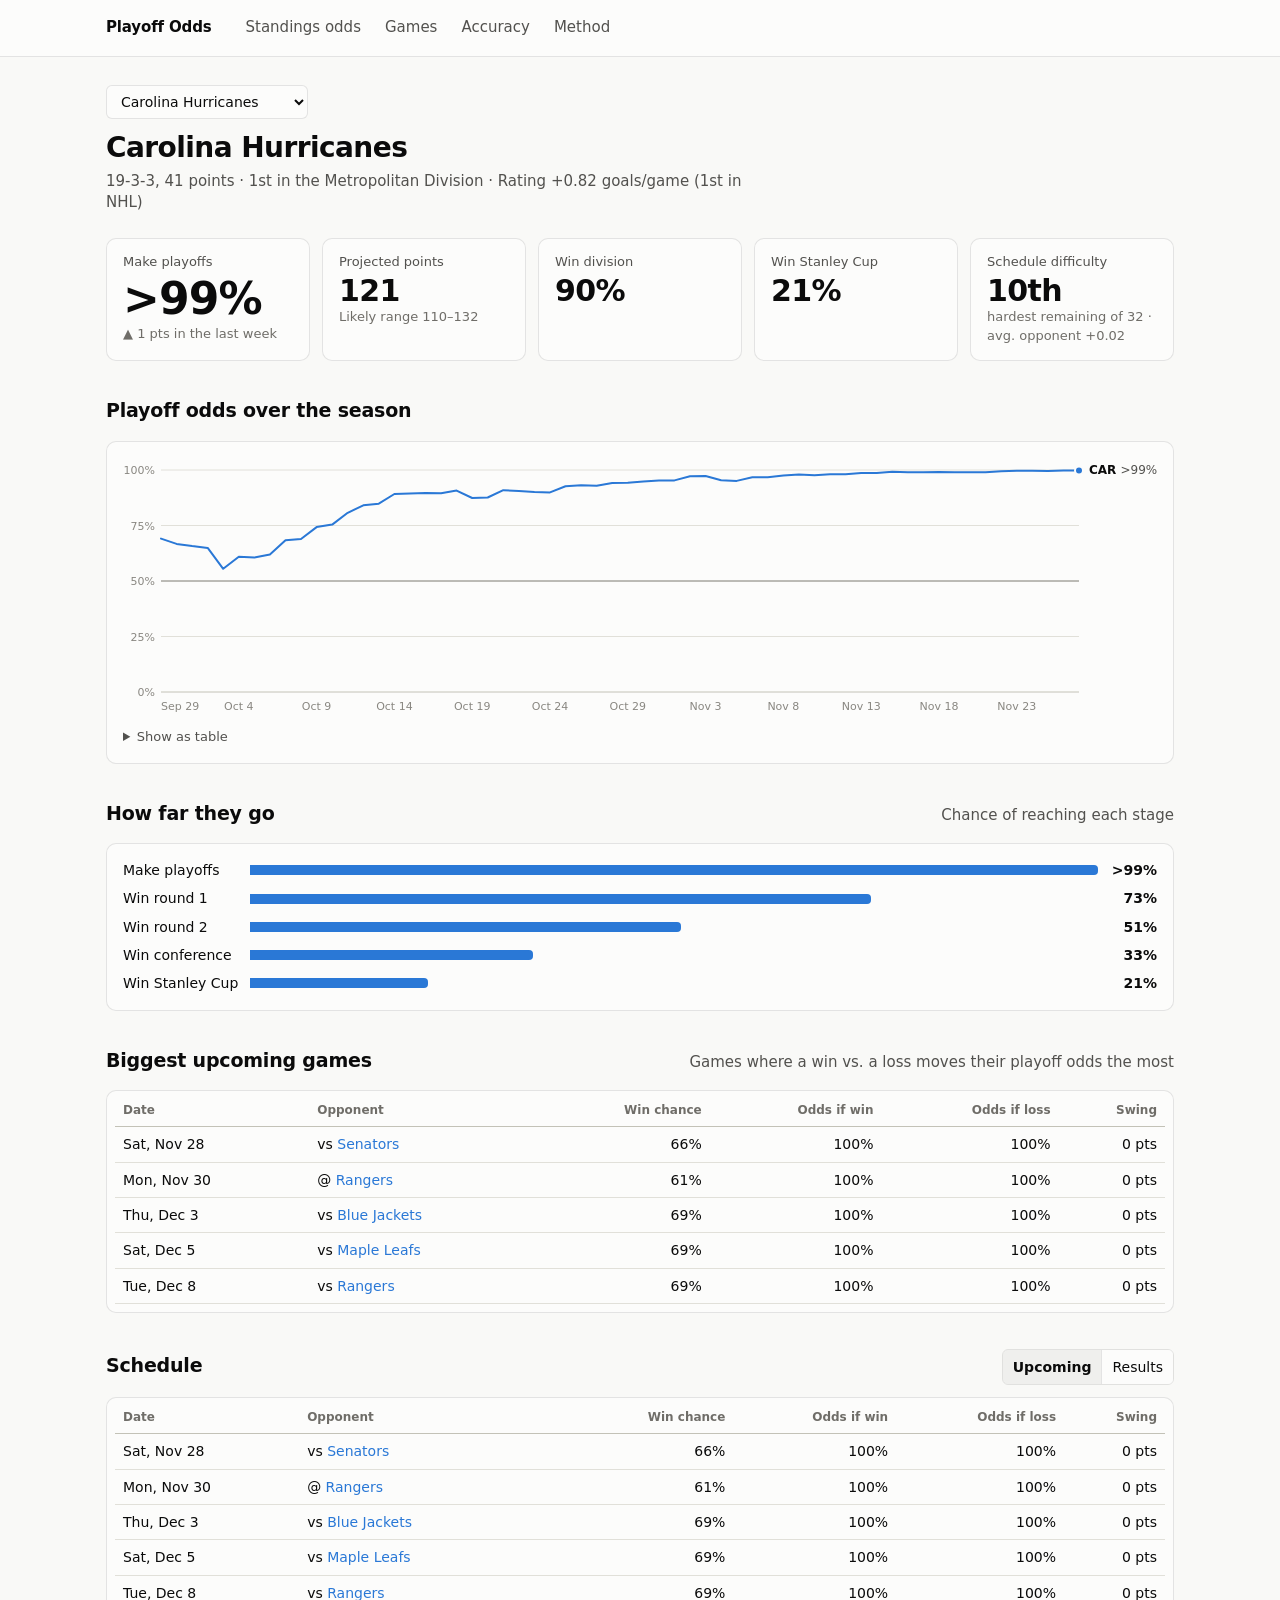
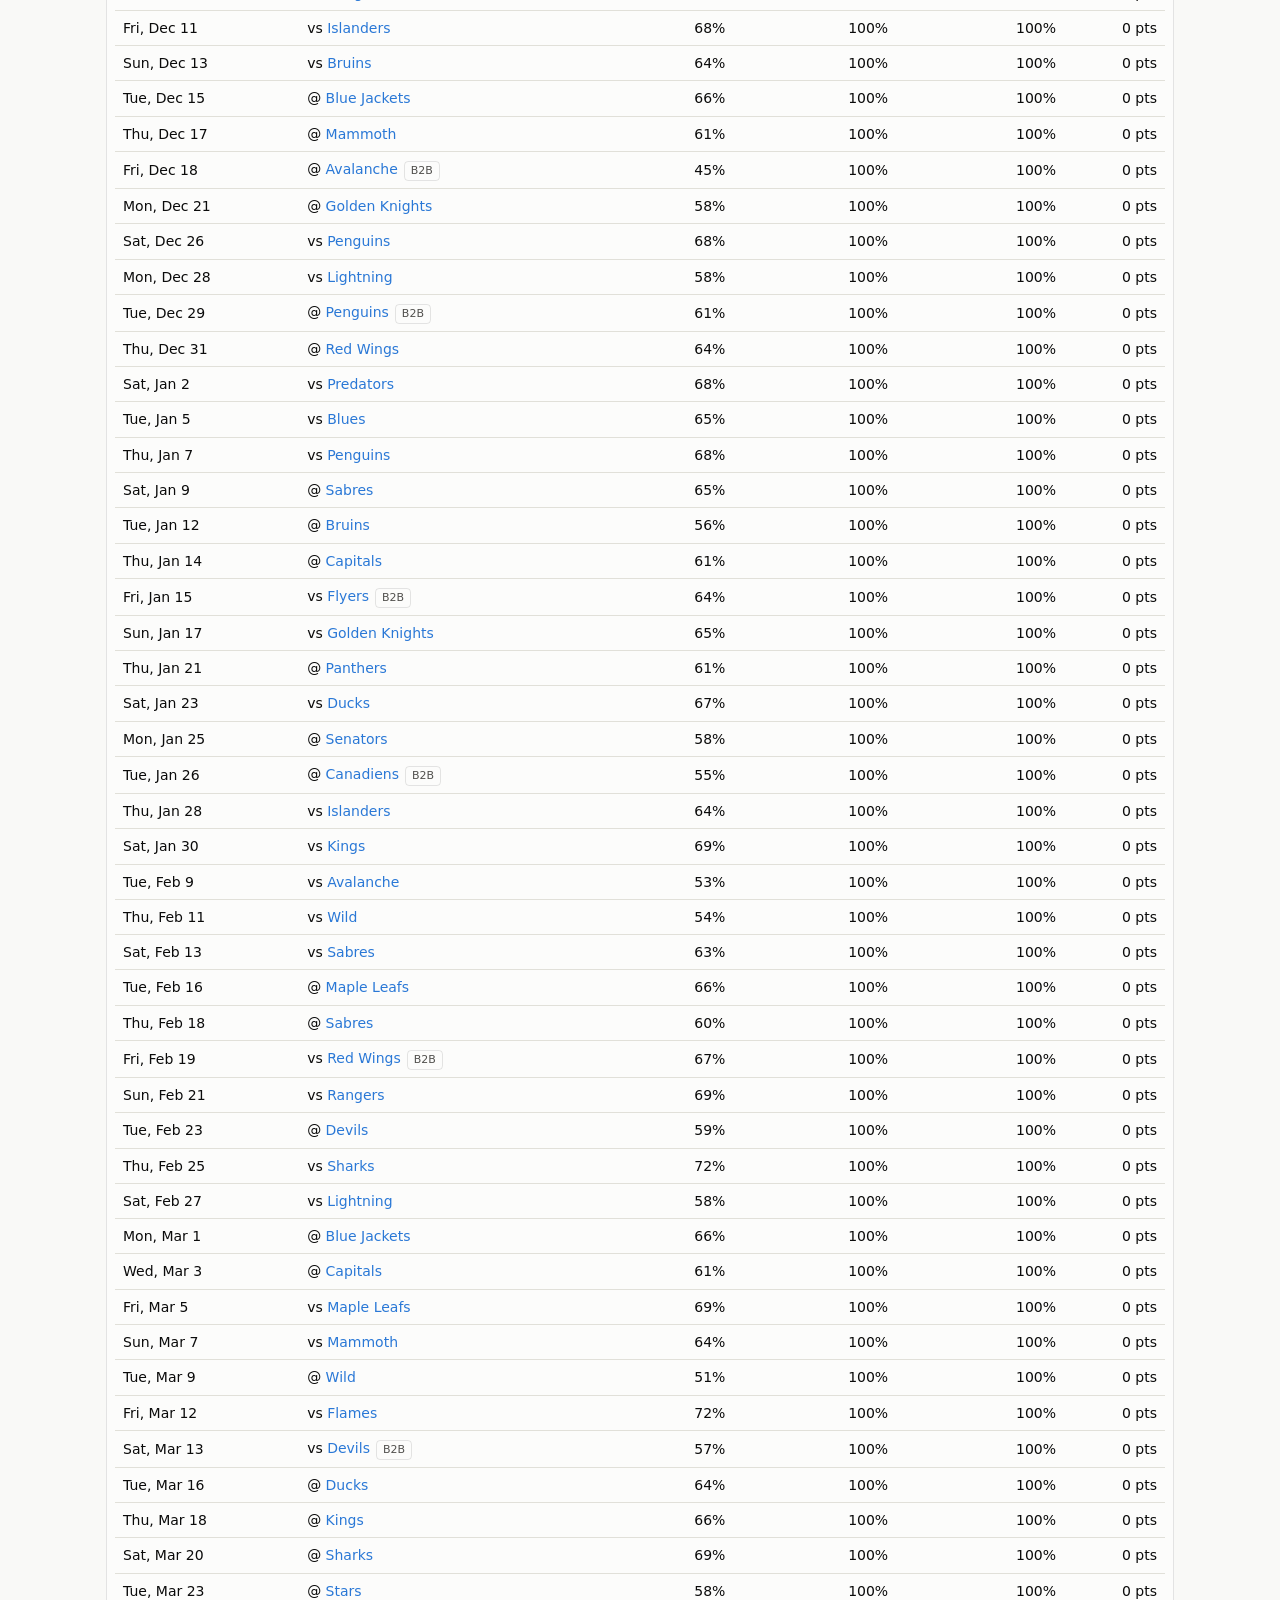
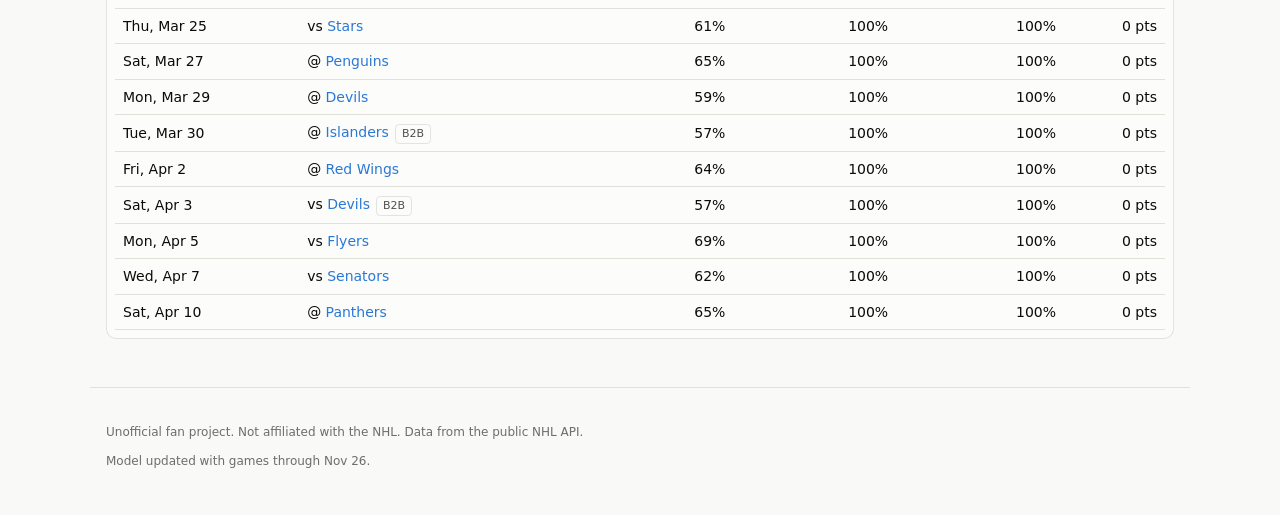
<file: site/team.html>
<!doctype html>
<html lang="en">
<head>
<meta charset="utf-8">
<meta name="viewport" content="width=device-width, initial-scale=1">
<title>Team Playoff Odds</title>
<link rel="stylesheet" href="assets/style.css">
</head>
<body>
<header class="site-header"></header>
<main>
  <div class="controls">
    <select id="team-pick" aria-label="Choose a team"></select>
  </div>
  <h1 id="team-name">Loading…</h1>
  <p class="lede" id="team-sub"></p>

  <div class="tiles" id="tiles"></div>

  <section>
    <div class="section-head">
      <h2>Playoff odds over the season</h2>
    </div>
    <div class="card">
      <div id="chart"></div>
      <details class="table-view">
        <summary>Show as table</summary>
        <div class="table-wrap" id="chart-table"></div>
      </details>
    </div>
  </section>

  <section>
    <div class="section-head">
      <h2>How far they go</h2>
      <p>Chance of reaching each stage</p>
    </div>
    <div class="card"><div class="hbars" id="rounds"></div></div>
  </section>

  <section>
    <div class="section-head">
      <h2>Biggest upcoming games</h2>
      <p>Games where a win vs. a loss moves their playoff odds the most</p>
    </div>
    <div class="card table-wrap" style="padding:4px 8px 8px"><table id="big-games"></table></div>
  </section>

  <section>
    <div class="section-head">
      <h2>Schedule</h2>
      <div class="seg" role="group" aria-label="Show games" id="sched-toggle">
        <button type="button" data-v="upcoming" aria-pressed="true">Upcoming</button>
        <button type="button" data-v="results" aria-pressed="false">Results</button>
      </div>
    </div>
    <div class="card table-wrap" style="padding:4px 8px 8px"><table id="schedule"></table></div>
  </section>
</main>
<footer class="site-footer"></footer>

<script src="assets/common.js"></script>
<script>
let latest, history, games, team, names, schedView = "upcoming";

function tile(label, value, sub, hero) {
  return el("div", { class: "tile" + (hero ? " hero" : "") },
    el("div", { class: "label" }, label), el("div", { class: "value" }, value), sub ? el("div", { class: "sub" }, sub) : null);
}

function ordinal(n) {
  const s = ["th", "st", "nd", "rd"], v = n % 100;
  return n + (s[(v - 20) % 10] || s[v] || s[0]);
}

function teamGames() {
  return games.filter(g => g.home === team.abbrev || g.away === team.abbrev).map(g => {
    const home = g.home === team.abbrev;
    return {
      ...g, home,
      opp: home ? g.away : g.home,
      pWin: g.p_home == null ? null : home ? g.p_home : 1 - g.p_home,
      ifWin: home ? g.home_if_win : g.away_if_win,
      ifLoss: home ? g.home_if_loss : g.away_if_loss,
      b2b: home ? g.b2b_home : g.b2b_away,
    };
  });
}

function upcomingRow(g) {
  return el("tr", {},
    el("td", {}, fmtDate(g.date, true)),
    el("td", { style: "text-align:left" }, g.home ? "vs " : "@ ", teamLink(g.opp, names[g.opp]),
      g.b2b ? el("span", { class: "tag", title: "Second night of a back-to-back" }, "B2B") : null),
    el("td", {}, fmtPct(g.pWin)),
    el("td", {}, fmtPct(g.ifWin)),
    el("td", {}, fmtPct(g.ifLoss)),
    el("td", {}, Math.round((g.ifWin - g.ifLoss) * 100) + " pts"));
}
const upcomingHead = () => el("thead", {}, el("tr", {},
  ["Date", "Opponent", "Win chance", "Odds if win", "Odds if loss", "Swing"].map((h, i) =>
    el("th", { style: i === 1 ? "text-align:left" : null }, h))));

function renderSchedule() {
  const tg = teamGames();
  const table = document.getElementById("schedule");
  if (schedView === "upcoming") {
    const up = tg.filter(g => g.hg == null);
    table.replaceChildren(upcomingHead(), el("tbody", {}, up.length ? up.map(upcomingRow)
      : el("tr", {}, el("td", { colspan: 6 }, "No games left."))));
  } else {
    const done = tg.filter(g => g.hg != null).reverse();
    table.replaceChildren(
      el("thead", {}, el("tr", {}, ["Date", "Opponent", "Result", "Score", "Pregame win chance"].map((h, i) =>
        el("th", { style: i === 1 ? "text-align:left" : null }, h)))),
      el("tbody", {}, done.length ? done.map(g => {
        const gf = g.home ? g.hg : g.ag, ga = g.home ? g.ag : g.hg;
        const res = gf > ga ? "W" : g.lp === "REG" ? "L" : "OTL";
        const pre = g.pre == null ? null : g.home ? g.pre : 1 - g.pre;
        return el("tr", {},
          el("td", {}, fmtDate(g.date, true)),
          el("td", { style: "text-align:left" }, g.home ? "vs " : "@ ", teamLink(g.opp, names[g.opp])),
          el("td", {}, res + (g.lp !== "REG" ? ` (${g.lp})` : "")),
          el("td", {}, `${gf}–${ga}`),
          el("td", {}, fmtPct(pre)));
      }) : el("tr", {}, el("td", { colspan: 5 }, "No games played yet."))));
  }
}

function renderChart() {
  const dates = Object.keys(history.days);
  const values = dates.map(d => history.days[d][team.abbrev]?.[0] ?? null);
  lineChart(document.getElementById("chart"), {
    dates, height: 260, refLine: 0.5,
    series: [{ id: team.abbrev, label: team.abbrev, color: seriesColor(0), emphasis: true, values }],
    ariaLabel: `${team.name} playoff odds by date`,
  });
  document.getElementById("chart-table").replaceChildren(el("table", {},
    el("thead", {}, el("tr", {}, el("th", {}, "Date"), el("th", {}, "Playoff odds"), el("th", {}, "Cup odds"), el("th", {}, "Proj. pts"))),
    el("tbody", {}, [...dates].reverse().map(d => {
      const v = history.days[d][team.abbrev];
      return el("tr", {}, el("td", {}, fmtDate(d)), el("td", {}, fmtPct(v?.[0])), el("td", {}, fmtPct(v?.[1])), el("td", {}, v ? Math.round(v[2]) : "–"));
    }))));
}

function render() {
  document.title = `${team.name} Playoff Odds`;
  document.getElementById("team-name").textContent = team.name;
  const divRank = latest.teams.filter(t => t.div === team.div).sort((a, b) => b.pts - a.pts || a.gp - b.gp)
    .findIndex(t => t.abbrev === team.abbrev) + 1;
  document.getElementById("team-sub").textContent =
    `${team.w}-${team.l}-${team.otl}, ${team.pts} points · ${ordinal(divRank)} in the ${team.div} Division · ` +
    `Rating ${fmtSigned(team.rating)} goals/game (${ordinal([...latest.teams].sort((a, b) => b.rating - a.rating).findIndex(t => t.abbrev === team.abbrev) + 1)} in NHL)`;

  const dates = Object.keys(history.days);
  const weekAgo = history.days[dates[Math.max(0, dates.length - 8)]]?.[team.abbrev]?.[0];
  const delta = weekAgo == null ? null : Math.round((team.playoffs - weekAgo) * 100);
  document.getElementById("tiles").replaceChildren(
    tile("Make playoffs", fmtPct(team.playoffs), delta == null ? null : `${delta > 0 ? "▲ " : delta < 0 ? "▼ " : ""}${delta === 0 ? "No change" : Math.abs(delta) + " pts"} in the last week`, true),
    tile("Projected points", Math.round(team.proj_pts), `Likely range ${team.pts_p10}–${team.pts_p90}`),
    tile("Win division", fmtPct(team.div_win)),
    tile("Win Stanley Cup", fmtPct(team.cup)),
    tile("Schedule difficulty", ordinal(team.sos_rank), `hardest remaining of 32 · avg. opponent ${fmtSigned(team.sos)}`)
  );

  const stages = [["Make playoffs", team.playoffs], ["Win round 1", team.round2], ["Win round 2", team.conf_final],
    ["Win conference", team.final], ["Win Stanley Cup", team.cup]];
  document.getElementById("rounds").replaceChildren(...stages.flatMap(([label, p]) => [
    el("span", {}, label),
    el("div", { class: "track" }, el("div", { class: "fill", style: `width:${p * 100}%` })),
    el("span", { class: "val" }, fmtPct(p)),
  ]));

  const big = teamGames().filter(g => g.hg == null && g.ifWin != null)
    .sort((a, b) => (b.ifWin - b.ifLoss) - (a.ifWin - a.ifLoss)).slice(0, 5)
    .sort((a, b) => a.date.localeCompare(b.date));
  document.getElementById("big-games").replaceChildren(upcomingHead(), el("tbody", {}, big.map(upcomingRow)));

  renderChart();
  renderSchedule();
}

async function main() {
  [latest, history, games] = await Promise.all([loadJSON("latest.json"), loadJSON("history.json"), loadJSON("games.json").then(d => d.games)]);
  renderChrome("", latest.as_of);
  names = Object.fromEntries(latest.teams.map(t => [t.abbrev, t.short]));
  const abbrev = new URLSearchParams(location.search).get("t");
  team = latest.teams.find(t => t.abbrev === abbrev) || [...latest.teams].sort((a, b) => b.playoffs - a.playoffs)[0];

  const pick = document.getElementById("team-pick");
  pick.append(...[...latest.teams].sort((a, b) => a.name.localeCompare(b.name)).map(t => el("option", { value: t.abbrev }, t.name)));
  pick.value = team.abbrev;
  pick.addEventListener("change", e => {
    team = latest.teams.find(t => t.abbrev === e.target.value);
    window.history.replaceState(null, "", `?t=${team.abbrev}`);
    render();
  });

  document.querySelectorAll("#sched-toggle button").forEach(b => b.addEventListener("click", () => {
    schedView = b.dataset.v;
    document.querySelectorAll("#sched-toggle button").forEach(x => x.setAttribute("aria-pressed", x === b));
    renderSchedule();
  }));

  render();
  onResize(renderChart);
}
main().catch(err => { document.getElementById("team-name").textContent = "Couldn't load data: " + err.message; });
</script>
</body>
</html>
</file>
<file: site/assets/style.css>
:root {
  color-scheme: light;
  --page: #f9f9f7;
  --surface: #fcfcfb;
  --ink: #0b0b0b;
  --ink-2: #52514e;
  --muted: #6f6d68;
  --axis: #898781;
  --grid: #e1e0d9;
  --baseline: #c3c2b7;
  --border: rgba(11, 11, 11, 0.10);
  --hover: rgba(11, 11, 11, 0.04);
  --context-line: #d6d5cd;
  --accent: #2a78d6;
  --seq: #2a78d6;
  --series-1: #2a78d6;
  --series-2: #eb6834;
  --series-3: #1baf7a;
  --series-4: #eda100;
  --good: #006300;
  --bad: #b42323;
  --radius: 10px;
  font-family: system-ui, -apple-system, "Segoe UI", sans-serif;
}
@media (prefers-color-scheme: dark) {
  :root:not([data-theme="light"]) {
    color-scheme: dark;
    --page: #0d0d0d;
    --surface: #1a1a19;
    --ink: #f0efec;
    --ink-2: #c3c2b7;
    --muted: #a3a197;
    --axis: #898781;
    --grid: #2c2c2a;
    --baseline: #383835;
    --border: rgba(255, 255, 255, 0.10);
    --hover: rgba(255, 255, 255, 0.05);
    --context-line: #3a3a37;
    --accent: #5598e7;
    --seq: #3987e5;
    --series-1: #3987e5;
    --series-2: #d95926;
    --series-3: #199e70;
    --series-4: #c98500;
    --good: #0ca30c;
    --bad: #e66767;
  }
}
:root[data-theme="dark"] {
  color-scheme: dark;
  --page: #0d0d0d;
  --surface: #1a1a19;
  --ink: #f0efec;
  --ink-2: #c3c2b7;
  --muted: #a3a197;
  --axis: #898781;
  --grid: #2c2c2a;
  --baseline: #383835;
  --border: rgba(255, 255, 255, 0.10);
  --hover: rgba(255, 255, 255, 0.05);
  --context-line: #3a3a37;
  --accent: #5598e7;
  --seq: #3987e5;
  --series-1: #3987e5;
  --series-2: #d95926;
  --series-3: #199e70;
  --series-4: #c98500;
  --good: #0ca30c;
  --bad: #e66767;
}

* { box-sizing: border-box; }
html { -webkit-text-size-adjust: 100%; }
body {
  margin: 0;
  background: var(--page);
  color: var(--ink);
  font-size: 15px;
  line-height: 1.45;
}
a { color: var(--accent); text-decoration: none; }
a:hover { text-decoration: underline; }

/* Layout */
.site-header {
  border-bottom: 1px solid var(--border);
  background: var(--surface);
}
.site-header .inner, main, .site-footer {
  max-width: 1100px;
  margin: 0 auto;
  padding-left: 16px;
  padding-right: 16px;
}
.site-header .inner {
  display: flex;
  align-items: center;
  gap: 24px;
  height: 56px;
}
.brand { font-weight: 700; color: var(--ink); letter-spacing: -0.01em; white-space: nowrap; }
.brand:hover { text-decoration: none; }
.nav { display: flex; gap: 4px; overflow-x: auto; }
.nav a {
  color: var(--ink-2);
  padding: 6px 10px;
  border-radius: 6px;
  white-space: nowrap;
}
.nav a:hover { background: var(--hover); text-decoration: none; }
.nav a[aria-current="page"] { color: var(--ink); background: var(--hover); font-weight: 600; }

main { padding-top: 28px; padding-bottom: 48px; }
h1 { font-size: 28px; line-height: 1.2; margin: 0 0 6px; letter-spacing: -0.02em; }
h2 { font-size: 19px; margin: 0 0 4px; letter-spacing: -0.01em; }
h3 { font-size: 15px; margin: 0 0 8px; }
.lede { color: var(--ink-2); margin: 0 0 24px; max-width: 70ch; }
.meta { color: var(--muted); font-size: 13px; }
section { margin-top: 36px; }
.section-head { display: flex; flex-wrap: wrap; align-items: baseline; justify-content: space-between; gap: 8px 16px; margin-bottom: 12px; }
.section-head p { margin: 0; color: var(--ink-2); }

.card {
  background: var(--surface);
  border: 1px solid var(--border);
  border-radius: var(--radius);
  padding: 16px;
}

/* Filter / control row */
.controls { display: flex; flex-wrap: wrap; gap: 8px; align-items: center; margin-bottom: 12px; }
select, input[type="date"], button {
  font: inherit;
  font-size: 14px;
  color: var(--ink);
  background: var(--surface);
  border: 1px solid var(--border);
  border-radius: 6px;
  padding: 6px 10px;
  min-height: 34px;
}
button { cursor: pointer; }
button:hover { background: var(--hover); }
button:disabled { opacity: 0.4; cursor: default; }
.seg { display: inline-flex; border: 1px solid var(--border); border-radius: 6px; overflow: hidden; }
.seg button { border: 0; border-radius: 0; }
.seg button + button { border-left: 1px solid var(--border); }
.seg button[aria-pressed="true"] { background: var(--hover); font-weight: 600; }

/* Tables */
.table-wrap { overflow-x: auto; -webkit-overflow-scrolling: touch; }
table { border-collapse: collapse; width: 100%; font-size: 14px; }
th, td { padding: 7px 8px; text-align: right; white-space: nowrap; }
th { font-size: 12px; font-weight: 600; color: var(--muted); border-bottom: 1px solid var(--baseline); }
td { border-bottom: 1px solid var(--grid); font-variant-numeric: tabular-nums; }
th:first-child, td:first-child { text-align: left; }
tbody tr:hover td { background: var(--hover); }
td.odds { min-width: 64px; }
.group-row td { background: transparent !important; font-weight: 600; color: var(--ink-2); padding-top: 18px; border-bottom: 1px solid var(--baseline); font-variant-numeric: normal; }
.team-cell a { color: var(--ink); font-weight: 600; }
.team-cell .abbr { color: var(--muted); font-weight: 400; margin-left: 6px; font-size: 12px; }
.cutline td { border-bottom: 2px solid var(--axis); }
th.sortable { cursor: pointer; user-select: none; }
th.sortable:hover { color: var(--ink); }
th[aria-sort] { color: var(--ink); }

/* Stat tiles */
.tiles { display: grid; grid-template-columns: repeat(auto-fit, minmax(150px, 1fr)); gap: 12px; }
.tile { background: var(--surface); border: 1px solid var(--border); border-radius: var(--radius); padding: 14px 16px; }
.tile .label { font-size: 13px; color: var(--ink-2); }
.tile .value { font-size: 30px; font-weight: 650; letter-spacing: -0.02em; line-height: 1.15; margin-top: 2px; }
.tile .sub { font-size: 13px; color: var(--muted); }
.tile.hero .value { font-size: 44px; }

/* Charts */
.chart { position: relative; width: 100%; }
.chart svg { display: block; width: 100%; overflow: visible; }
.chart .grid line { stroke: var(--grid); stroke-width: 1; }
.chart .grid line.base { stroke: var(--baseline); }
.chart .tick { fill: var(--axis); font-size: 11px; font-variant-numeric: tabular-nums; }
.chart .ctx { fill: none; stroke: var(--context-line); stroke-width: 1; }
.chart .series { fill: none; stroke-width: 2; stroke-linejoin: round; stroke-linecap: round; }
.chart .end-label { font-size: 12px; fill: var(--ink); font-weight: 600; }
.chart .end-label tspan.v { fill: var(--ink-2); font-weight: 400; }
.chart .crosshair { stroke: var(--axis); stroke-width: 1; }
.chart .overlay { fill: transparent; cursor: crosshair; outline: none; }
.chart .overlay:focus-visible { stroke: var(--accent); stroke-width: 2; }
.tooltip {
  position: absolute;
  pointer-events: none;
  background: var(--surface);
  border: 1px solid var(--border);
  border-radius: 8px;
  box-shadow: 0 4px 16px rgba(0, 0, 0, 0.12);
  padding: 8px 10px;
  font-size: 12px;
  min-width: 140px;
  z-index: 5;
}
.tooltip .t-date { color: var(--muted); margin-bottom: 4px; }
.tooltip .t-row { display: flex; align-items: center; gap: 8px; justify-content: space-between; }
.tooltip .t-row span:first-child { display: inline-flex; align-items: center; gap: 6px; }
.tooltip .t-row b { font-variant-numeric: tabular-nums; }
.swatch { width: 10px; height: 10px; border-radius: 3px; display: inline-block; flex: none; }
.legend { display: flex; flex-wrap: wrap; gap: 6px; align-items: center; }
.chip {
  display: inline-flex; align-items: center; gap: 6px;
  border: 1px solid var(--border); border-radius: 999px;
  padding: 3px 4px 3px 10px; font-size: 13px; background: var(--surface);
}
.chip button { border: 0; padding: 0 6px; min-height: 22px; background: transparent; color: var(--muted); font-size: 15px; line-height: 1; }
details.table-view { margin-top: 10px; }
details.table-view summary { cursor: pointer; color: var(--ink-2); font-size: 13px; }

/* Bars (single series) */
.hbars { display: grid; grid-template-columns: max-content 1fr max-content; gap: 8px 12px; align-items: center; font-size: 14px; }
.hbars .track { height: 10px; background: transparent; border-radius: 4px; position: relative; }
.hbars .fill { position: absolute; left: 0; top: 0; bottom: 0; background: var(--series-1); border-radius: 0 4px 4px 0; min-width: 2px; }
.hbars .val { font-variant-numeric: tabular-nums; color: var(--ink); font-weight: 600; text-align: right; }

/* Game list */
.games { display: grid; gap: 10px; }
.game { display: grid; grid-template-columns: minmax(0, 1fr) minmax(0, 1fr); gap: 10px 24px; }
@media (max-width: 720px) { .game { grid-template-columns: 1fr; } }
.matchup { display: grid; gap: 6px; }
.side { display: flex; justify-content: space-between; align-items: baseline; gap: 8px; }
.side .name { font-weight: 600; }
.side .name a { color: var(--ink); }
.side .p { font-variant-numeric: tabular-nums; font-weight: 600; }
.side .score { font-variant-numeric: tabular-nums; font-weight: 700; font-size: 17px; }
.side.loser .name, .side.loser .score { color: var(--muted); font-weight: 500; }
.split { display: flex; gap: 2px; height: 8px; }
.split span { display: block; height: 100%; }
.split .a { background: var(--series-2); border-radius: 4px 0 0 4px; }
.split .h { background: var(--series-1); border-radius: 0 4px 4px 0; }
.game-foot { font-size: 13px; color: var(--muted); }
.stakes { font-size: 13px; display: grid; gap: 4px; align-content: start; }
.stakes .row { display: grid; grid-template-columns: 44px 1fr; gap: 8px; align-items: center; }
.stakes .lbl { font-weight: 600; }
.stakes .range { color: var(--ink-2); font-variant-numeric: tabular-nums; }
.tag { display: inline-block; font-size: 11px; padding: 1px 6px; border-radius: 4px; border: 1px solid var(--border); color: var(--ink-2); margin-left: 6px; font-weight: 500; }
.pick-right { color: var(--good); }
.pick-wrong { color: var(--bad); }
.empty { color: var(--muted); padding: 24px 0; }

.prose { max-width: 70ch; }
.prose p, .prose li { color: var(--ink-2); }
.prose h2 { margin-top: 28px; }

.site-footer { color: var(--muted); font-size: 12px; padding-top: 24px; padding-bottom: 32px; border-top: 1px solid var(--border); }

.team-cell .abbr a { color: inherit; font-weight: inherit; }
@media (max-width: 600px) {
  .wide { display: none; }
  .team-cell .full { display: none; }
  .team-cell .abbr { margin-left: 0; font-size: 14px; color: var(--ink); font-weight: 600; }
  th, td { padding: 7px 6px; }
  h1 { font-size: 23px; }
  .tile .value { font-size: 26px; }
  .tile.hero .value { font-size: 36px; }
  .site-header .inner { gap: 12px; }
}
</file>
